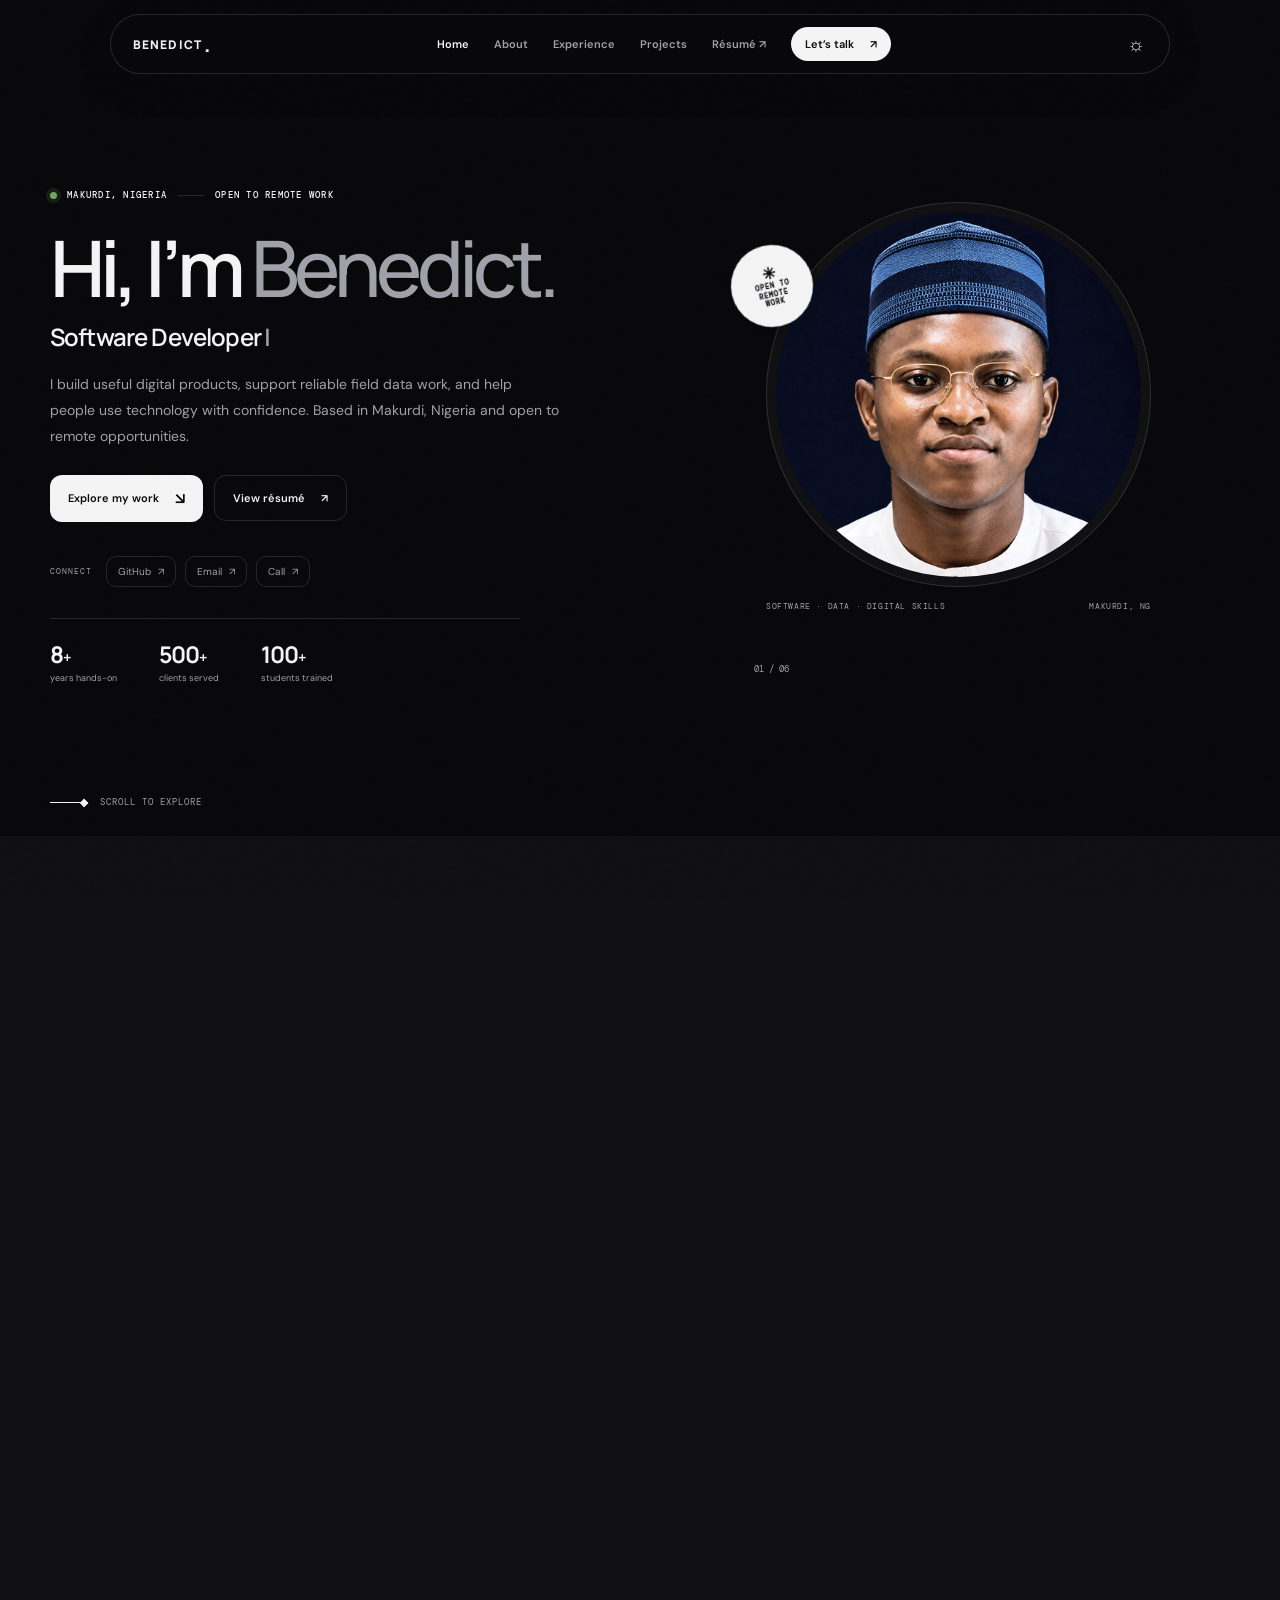
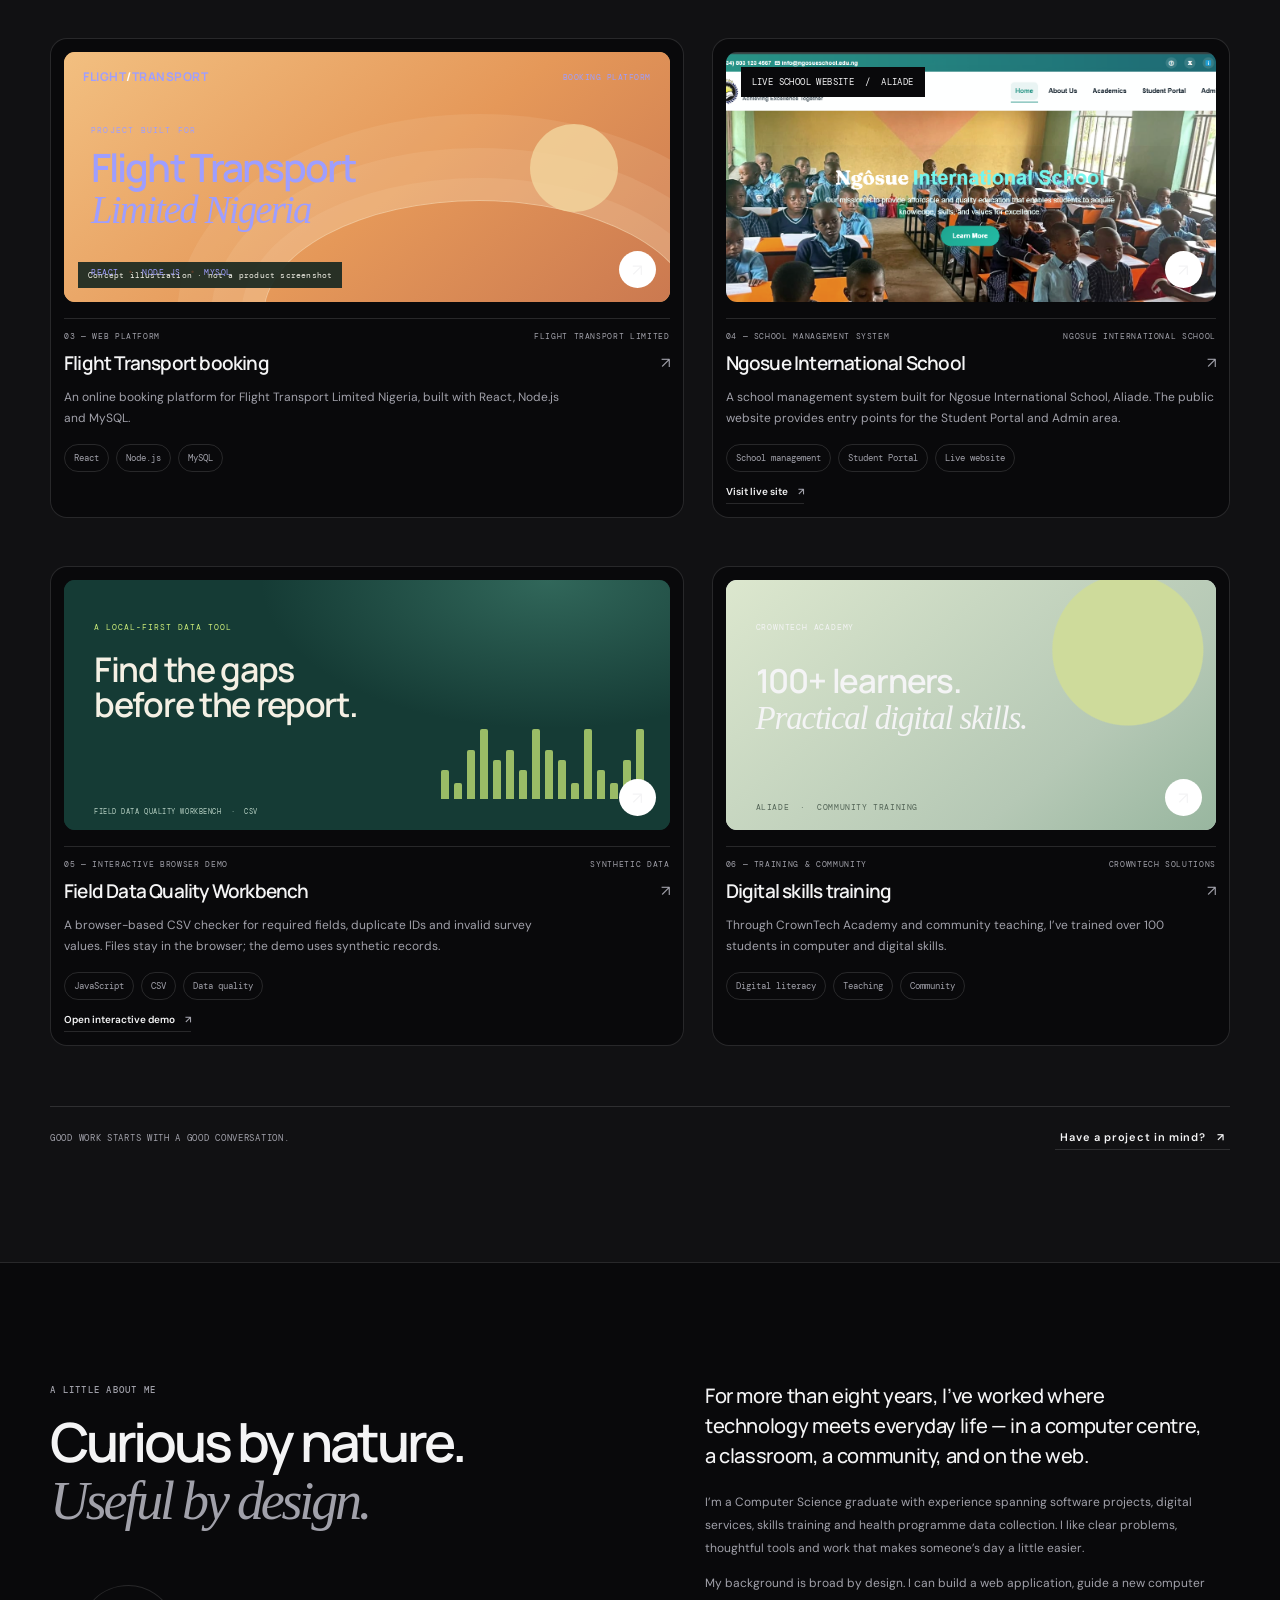
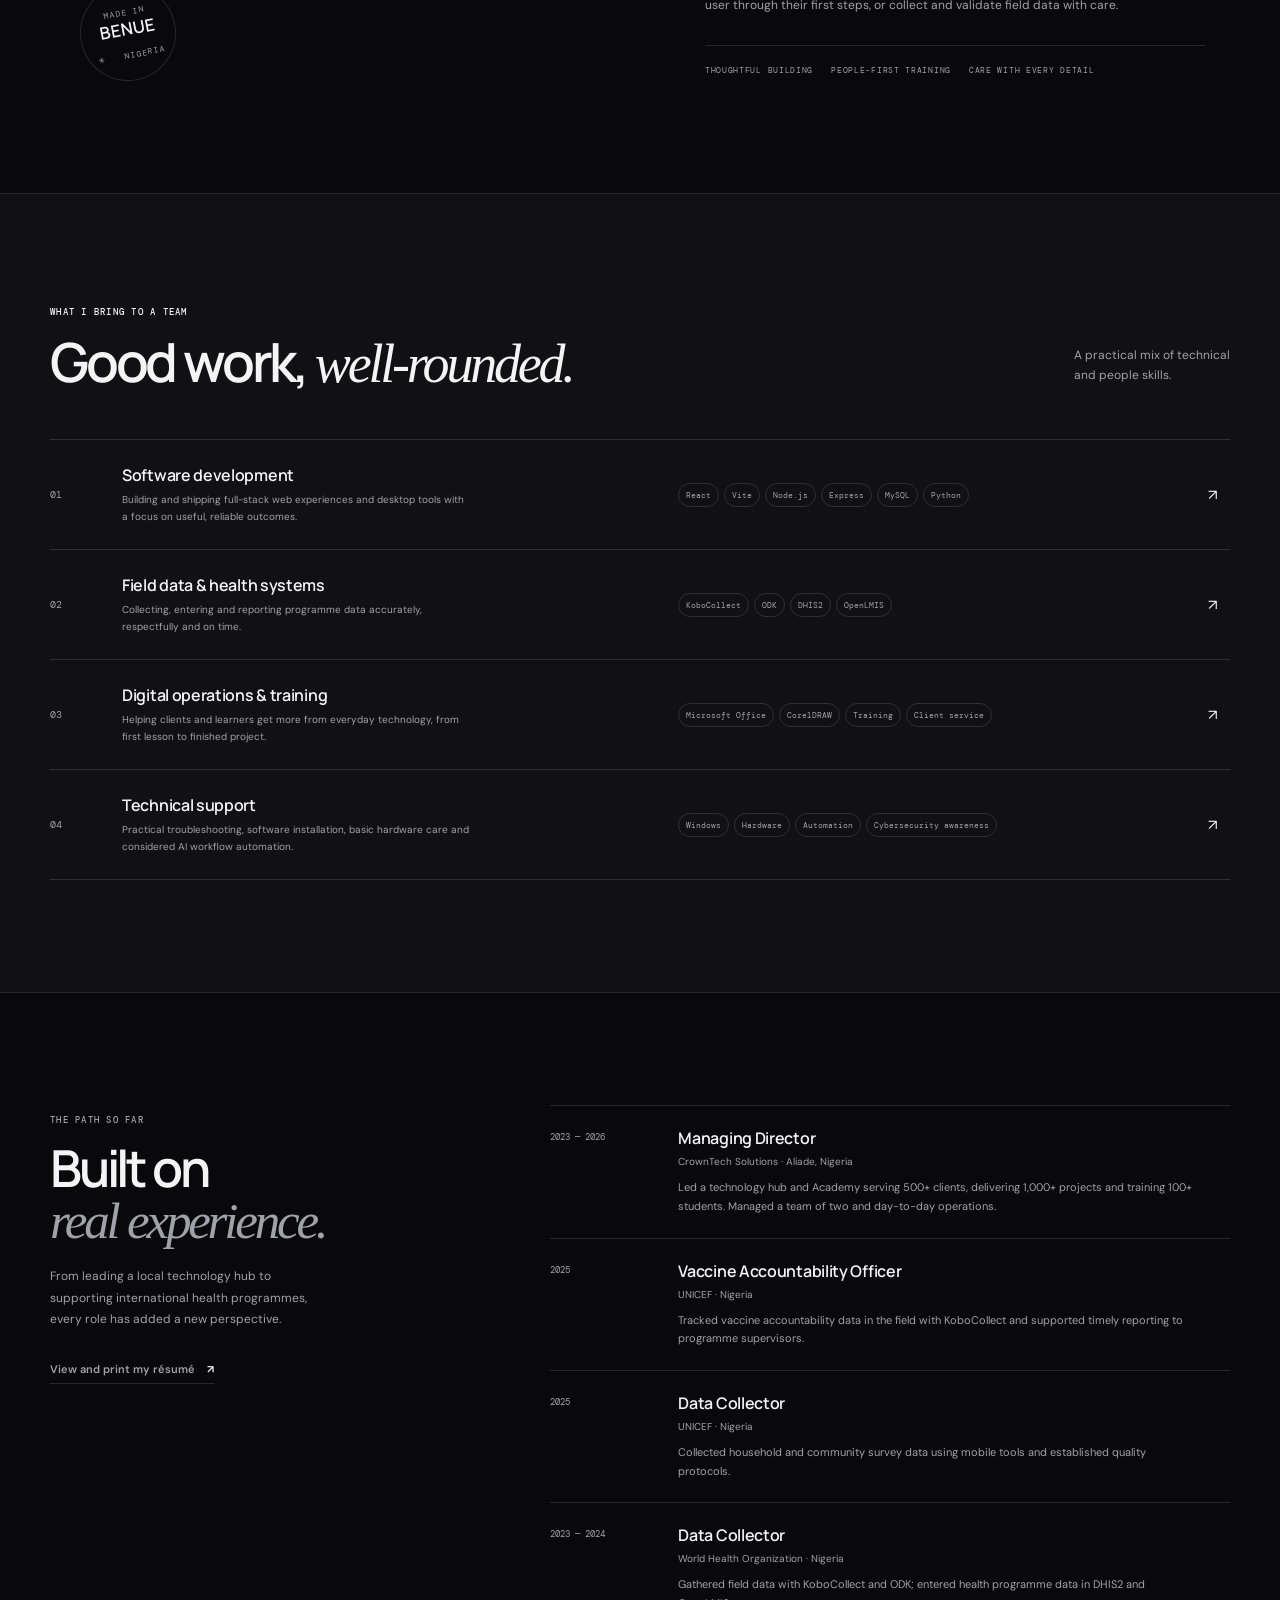
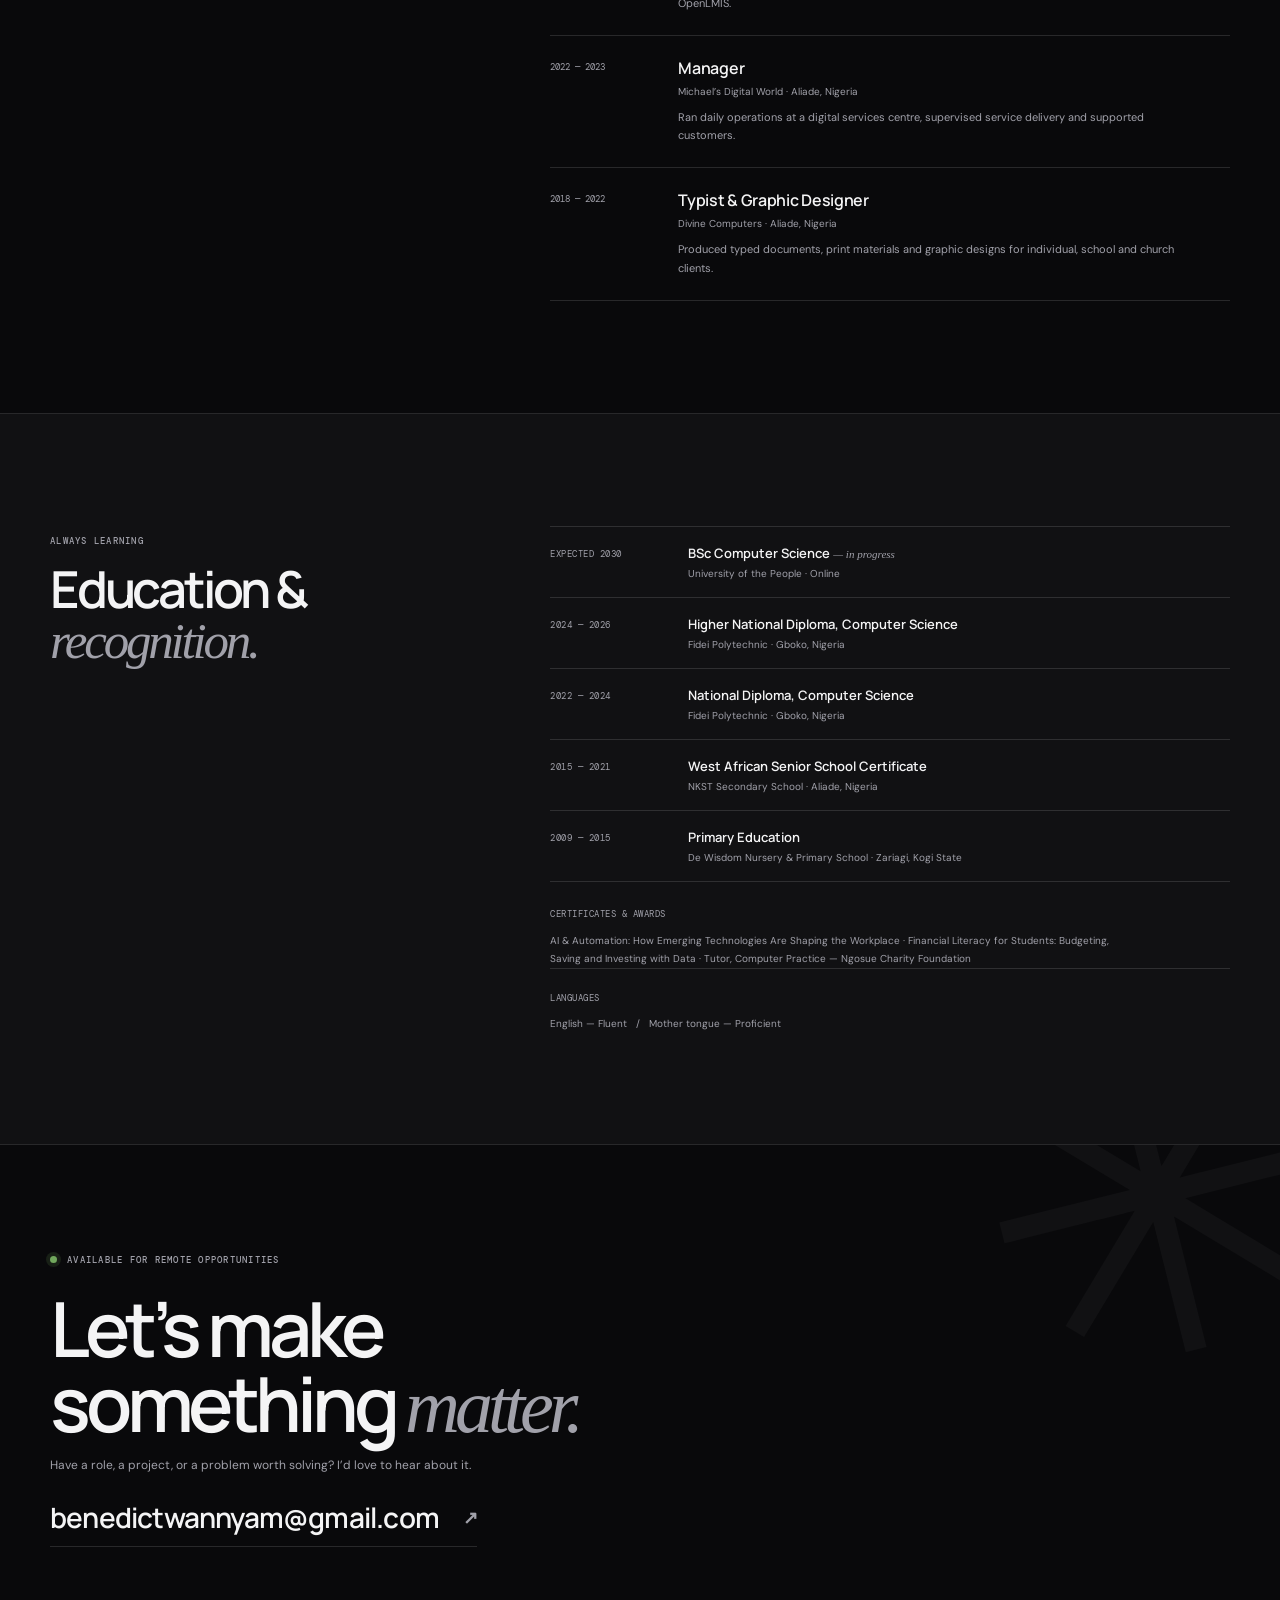
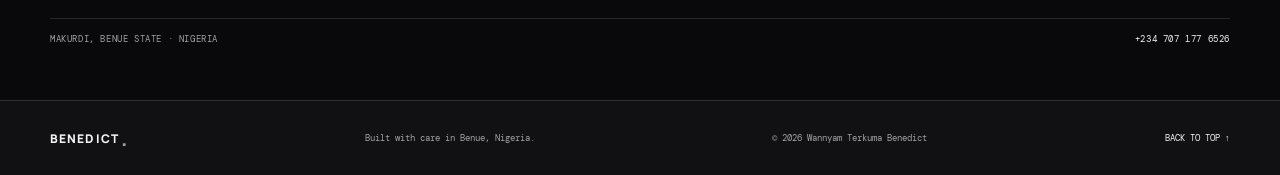
<file: index.html>
<!doctype html>
<html lang="en">
  <head>
    <meta charset="UTF-8" />
    <meta name="viewport" content="width=device-width, initial-scale=1.0" />
    <meta name="theme-color" content="#09090b" />
    <meta name="description" content="Portfolio of Wannyam Terkuma Benedict — software developer, digital skills trainer and data collection specialist in Makurdi, Nigeria." />
    <meta property="og:type" content="website" />
    <meta property="og:title" content="Wannyam Terkuma Benedict — Software Developer" />
    <meta property="og:description" content="I build useful digital products and help teams turn ideas and field data into practical outcomes." />
    <meta property="og:image" content="https://raw.githubusercontent.com/talk2benedicttech-svg/benedict-portfolio/main/assets/benedict-portrait.png" />
    <meta property="og:image:alt" content="Portrait of Wannyam Terkuma Benedict" />
    <meta name="twitter:card" content="summary_large_image" />
    <meta name="twitter:title" content="Wannyam Terkuma Benedict — Software Developer" />
    <meta name="twitter:description" content="I build useful digital products and help teams turn ideas and field data into practical outcomes." />
    <meta name="twitter:image" content="https://raw.githubusercontent.com/talk2benedicttech-svg/benedict-portfolio/main/assets/benedict-portrait.png" />
    <title>Wannyam Terkuma Benedict — Software Developer</title>
    <script>document.documentElement.classList.add('portfolio-loading');</script>
    <link rel="preconnect" href="https://fonts.googleapis.com" />
    <link rel="preconnect" href="https://fonts.gstatic.com" crossorigin />
    <link href="https://fonts.googleapis.com/css2?family=DM+Mono:wght@400;500&family=DM+Sans:wght@400;500;600;700&family=Manrope:wght@400;500;600;700;800&display=swap" rel="stylesheet" />
    <link rel="stylesheet" href="styles.css" />
    <link rel="stylesheet" href="project-cards.css" />
    <link rel="stylesheet" href="portfolio-inspired.css" />
    <script src="script.js" defer></script>
  </head>
  <body>
    <div class="portfolio-loader" role="status" aria-live="polite" aria-label="Loading Benedict's portfolio">
      <div class="loader-brand">BENEDICT<span>.</span></div>
      <p>PORTFOLIO LOADING</p>
      <div class="loader-track" aria-hidden="true"><span></span></div>
    </div>
    <div class="page-grain" aria-hidden="true"></div>
    <header class="site-header">
      <a class="wordmark" href="#home" aria-label="Wannyam Benedict, home"><span>BENEDICT</span><i>.</i></a>
      <nav id="site-nav" class="site-nav" aria-label="Main navigation">
        <a href="#home">Home</a><a href="#about">About</a><a href="#experience">Experience</a><a href="#work">Projects</a><a href="resume.html">Résumé <span>↗</span></a><a href="#contact" class="nav-contact">Let’s talk <span>↗</span></a>
      </nav>
      <div class="header-actions">
        <button class="theme-toggle" type="button" aria-label="Switch to light theme" aria-pressed="false" title="Toggle theme"><span aria-hidden="true">☼</span></button>
        <button class="menu-toggle" type="button" aria-expanded="false" aria-controls="site-nav" aria-label="Open navigation"><span></span><span></span></button>
      </div>
    </header>

    <main>
      <section class="hero shell" id="home">
        <div class="hero-copy">
          <div class="eyebrow reveal"><span class="status-dot"></span> MAKURDI, NIGERIA <span class="eyebrow-rule"></span> OPEN TO REMOTE WORK</div>
          <h1 class="reveal delay-1">Hi, I’m <em>Benedict.</em></h1>
          <p class="hero-role reveal delay-2"><span id="typed-role" aria-hidden="true">Software Developer</span><span class="typing-cursor" aria-hidden="true">|</span><span class="sr-only">Software developer, digital skills trainer and data collection specialist.</span></p>
          <p class="hero-intro reveal delay-2">I build useful digital products, support reliable field data work, and help people use technology with confidence. Based in Makurdi, Nigeria and open to remote opportunities.</p>
          <div class="hero-actions reveal delay-3"><a class="button button-dark" href="#work">Explore my work <span>↘</span></a><a class="button button-outline" href="resume.html">View résumé <span>↗</span></a></div>
          <div class="hero-socials reveal delay-3" aria-label="Contact and professional links"><span>CONNECT</span><a href="https://github.com/talk2benedicttech-svg" target="_blank" rel="noopener noreferrer">GitHub <span>↗</span></a><a href="mailto:benedictwannyam@gmail.com">Email <span>↗</span></a><a href="tel:+2347071776526">Call <span>↗</span></a></div>
          <div class="hero-proof reveal delay-3"><div><strong aria-label="8 plus years"><span data-count="8">8</span><span aria-hidden="true">+</span></strong><small>years hands-on</small></div><div><strong aria-label="500 plus clients"><span data-count="500">500</span><span aria-hidden="true">+</span></strong><small>clients served</small></div><div><strong aria-label="100 plus students"><span data-count="100">100</span><span aria-hidden="true">+</span></strong><small>students trained</small></div></div>
        </div>
        <div class="hero-visual reveal delay-2">
          <div class="portrait-frame"><img src="assets/benedict-portrait.png" alt="Portrait of Wannyam Terkuma Benedict" /></div>
          <div class="portrait-caption"><span>SOFTWARE · DATA · DIGITAL SKILLS</span><span>MAKURDI, NG</span></div>
          <div class="orbit-note"><span class="orbit-mark">✳</span><span>OPEN TO<br />REMOTE<br />WORK</span></div>
          <div class="hero-index">01 / 06</div>
        </div>
        <a class="scroll-cue" href="#work"><span class="scroll-line"></span> SCROLL TO EXPLORE</a>
      </section>

      <section class="work-section section-pad" id="work">
        <div class="shell">
          <div class="section-heading reveal"><div><p class="eyebrow">A FEW THINGS I’VE BUILT</p><h2>Selected <em>work.</em></h2></div><p class="heading-note">Practical ideas, made real.<br />A closer look at how I think.</p></div>
          <div class="project-grid">
            <article class="project-card project-feature reveal">
              <a href="#contact" class="project-visual secure-visual" aria-label="Discuss the SecureVault project"><img src="assets/securevault.png" alt="SecureVault desktop application showing its connected devices and backup panel" /><span class="visual-label">DESKTOP APP&nbsp; / &nbsp;PYTHON</span><span class="visual-arrow">↗</span></a>
              <div class="project-meta"><span>01 — PRIVACY & AUTOMATION</span><span>2025</span></div><div class="project-title"><h3>SecureVault AutoBackup</h3><span>↗</span></div><p>A Windows utility that backs up selected folders and browser data into an encrypted vault when an approved USB drive or phone connects. Device approval stays in the user’s hands.</p><div class="tag-row"><span>Python</span><span>PySide6</span><span>Encryption</span><span>Windows</span></div>
            </article>
            <article class="project-card reveal delay-1">
              <a href="#contact" class="project-visual vote-visual" aria-label="Discuss the VoteSecure project"><div class="vote-art"><div class="vote-top"><span>VS</span><span>VOTESECURE&nbsp; / &nbsp;ACADEMIC PROJECT</span></div><div class="vote-ballot"><span class="ballot-label">COMPUTER SCIENCE PROJECT</span><strong>VoteSecure</strong><p class="concept-note">Online voting system<br />Final-year project</p><div class="concept-rule"></div><span class="concept-school">FIDEI POLYTECHNIC · GBEOKO</span></div><span class="concept-disclaimer">Concept illustration · not a product screenshot</span><span class="visual-arrow">↗</span></div></a>
              <div class="project-meta"><span>02 — FINAL YEAR PROJECT</span><span>FIDEI POLYTECHNIC</span></div><div class="project-title"><h3>VoteSecure</h3><span>↗</span></div><p>An online voting system developed as my final-year Computer Science project at Fidei Polytechnic.</p><div class="tag-row"><span>Online voting system</span><span>Computer Science</span></div>
            </article>
            <article class="project-card reveal">
              <a href="#contact" class="project-visual flight-visual" aria-label="Discuss the Flight Transport booking platform"><div class="flight-art"><div class="flight-nav"><span>FLIGHT<span class="flight-accent">/</span>TRANSPORT</span><span>BOOKING PLATFORM</span></div><div class="flight-copy"><span>PROJECT BUILT FOR</span><strong>Flight Transport<br /><i>Limited Nigeria</i></strong><div class="flight-route"><span>REACT</span><b>·</b><span>NODE.JS</span><b>·</b><span>MYSQL</span></div></div><div class="flight-sun"></div><span class="concept-disclaimer">Concept illustration · not a product screenshot</span><span class="visual-arrow">↗</span></div></a>
              <div class="project-meta"><span>03 — WEB PLATFORM</span><span>FLIGHT TRANSPORT LIMITED</span></div><div class="project-title"><h3>Flight Transport booking</h3><span>↗</span></div><p>An online booking platform for Flight Transport Limited Nigeria, built with React, Node.js and MySQL.</p><div class="tag-row"><span>React</span><span>Node.js</span><span>MySQL</span></div>
            </article>
            <article class="project-card project-school reveal delay-1">
              <a href="https://nisaliade.netlify.app/" class="project-visual school-visual" target="_blank" rel="noopener noreferrer" aria-label="Open the Ngosue International School website"><img src="assets/ngosue-school.png" alt="Public Ngosue International School website, with Student Portal and Admin navigation" /><span class="visual-label">LIVE SCHOOL WEBSITE&nbsp; / &nbsp;ALIADE</span><span class="visual-arrow">↗</span></a>
              <div class="project-meta"><span>04 — SCHOOL MANAGEMENT SYSTEM</span><span>NGOSUE INTERNATIONAL SCHOOL</span></div><div class="project-title"><h3>Ngosue International School</h3><span>↗</span></div><p>A school management system built for Ngosue International School, Aliade. The public website provides entry points for the Student Portal and Admin area.</p><div class="tag-row"><span>School management</span><span>Student Portal</span><span>Live website</span></div><a class="project-live-link" href="https://nisaliade.netlify.app/" target="_blank" rel="noopener noreferrer">Visit live site <span>↗</span></a>
            </article>
            <article class="project-card reveal">
              <a href="projects/field-data-quality-workbench/" class="project-visual data-visual" aria-label="Open the Field Data Quality Workbench demo"><div class="data-art"><span class="data-kicker">A LOCAL-FIRST DATA TOOL</span><strong>Find the gaps<br />before the report.</strong><div class="data-bars"><i></i><i></i><i></i><i></i><i></i><i></i><i></i><i></i><i></i><i></i><i></i><i></i><i></i><i></i><i></i><i></i></div><span class="data-art-caption">FIELD DATA QUALITY WORKBENCH&nbsp; · &nbsp;CSV</span></div><span class="visual-arrow">↗</span></a>
              <div class="project-meta"><span>05 — INTERACTIVE BROWSER DEMO</span><span>SYNTHETIC DATA</span></div><div class="project-title"><h3>Field Data Quality Workbench</h3><span>↗</span></div><p>A browser-based CSV checker for required fields, duplicate IDs and invalid survey values. Files stay in the browser; the demo uses synthetic records.</p><div class="tag-row"><span>JavaScript</span><span>CSV</span><span>Data quality</span></div><a class="project-live-link" href="projects/field-data-quality-workbench/">Open interactive demo <span>↗</span></a>
            </article>
            <article class="project-card reveal delay-1">
              <a href="#contact" class="project-visual training-visual" aria-label="Discuss CrownTech Academy digital skills training"><div class="training-art"><span class="training-kicker">CROWNTECH ACADEMY</span><strong>100+ learners.<br /><em>Practical digital skills.</em></strong><span class="training-caption">ALIADE&nbsp; · &nbsp;COMMUNITY TRAINING</span></div><span class="visual-arrow">↗</span></a>
              <div class="project-meta"><span>06 — TRAINING & COMMUNITY</span><span>CROWNTECH SOLUTIONS</span></div><div class="project-title"><h3>Digital skills training</h3><span>↗</span></div><p>Through CrownTech Academy and community teaching, I’ve trained over 100 students in computer and digital skills.</p><div class="tag-row"><span>Digital literacy</span><span>Teaching</span><span>Community</span></div>
            </article>
          </div>
          <div class="project-foot reveal"><span>GOOD WORK STARTS WITH A GOOD CONVERSATION.</span><a href="mailto:benedictwannyam@gmail.com">Have a project in mind? <span>↗</span></a></div>
        </div>
      </section>

      <section class="about-section section-pad" id="about">
        <div class="shell about-grid"><div class="about-heading reveal"><p class="eyebrow">A LITTLE ABOUT ME</p><h2>Curious by nature.<br /><em>Useful by design.</em></h2><div class="about-stamp">MADE IN<br /><b>BENUE</b><br />✳ &nbsp; NIGERIA</div></div><div class="about-body reveal delay-1"><p class="about-lead">For more than eight years, I’ve worked where technology meets everyday life — in a computer centre, a classroom, a community, and on the web.</p><p>I’m a Computer Science graduate with experience spanning software projects, digital services, skills training and health programme data collection. I like clear problems, thoughtful tools and work that makes someone’s day a little easier.</p><p>My background is broad by design. I can build a web application, guide a new computer user through their first steps, or collect and validate field data with care.</p><div class="about-values"><span>THOUGHTFUL BUILDING</span><span>PEOPLE-FIRST TRAINING</span><span>CARE WITH EVERY DETAIL</span></div></div></div>
      </section>

      <section class="capabilities-section section-pad" id="capabilities">
        <div class="shell"><div class="section-heading reveal"><div><p class="eyebrow">WHAT I BRING TO A TEAM</p><h2>Good work, <em>well-rounded.</em></h2></div><p class="heading-note">A practical mix of technical<br />and people skills.</p></div>
          <div class="capability-list">
            <article class="capability reveal"><span class="cap-number">01</span><div><h3>Software development</h3><p>Building and shipping full-stack web experiences and desktop tools with a focus on useful, reliable outcomes.</p></div><div class="cap-skills"><span>React</span><span>Vite</span><span>Node.js</span><span>Express</span><span>MySQL</span><span>Python</span></div><span class="cap-icon">↗</span></article>
            <article class="capability reveal"><span class="cap-number">02</span><div><h3>Field data & health systems</h3><p>Collecting, entering and reporting programme data accurately, respectfully and on time.</p></div><div class="cap-skills"><span>KoboCollect</span><span>ODK</span><span>DHIS2</span><span>OpenLMIS</span></div><span class="cap-icon">↗</span></article>
            <article class="capability reveal"><span class="cap-number">03</span><div><h3>Digital operations & training</h3><p>Helping clients and learners get more from everyday technology, from first lesson to finished project.</p></div><div class="cap-skills"><span>Microsoft Office</span><span>CorelDRAW</span><span>Training</span><span>Client service</span></div><span class="cap-icon">↗</span></article>
            <article class="capability reveal"><span class="cap-number">04</span><div><h3>Technical support</h3><p>Practical troubleshooting, software installation, basic hardware care and considered AI workflow automation.</p></div><div class="cap-skills"><span>Windows</span><span>Hardware</span><span>Automation</span><span>Cybersecurity awareness</span></div><span class="cap-icon">↗</span></article>
          </div>
        </div>
      </section>

      <section class="experience-section section-pad" id="experience">
        <div class="shell experience-grid"><div class="experience-intro reveal"><p class="eyebrow">THE PATH SO FAR</p><h2>Built on<br /><em>real experience.</em></h2><p>From leading a local technology hub to supporting international health programmes, every role has added a new perspective.</p><a class="text-link" href="resume.html">View and print my résumé <span>↗</span></a></div>
          <div class="timeline">
            <article class="timeline-item reveal"><span class="timeline-date">2023 — 2026</span><div><h3>Managing Director</h3><p class="timeline-org">CrownTech Solutions · Aliade, Nigeria</p><p>Led a technology hub and Academy serving 500+ clients, delivering 1,000+ projects and training 100+ students. Managed a team of two and day-to-day operations.</p></div></article>
            <article class="timeline-item reveal"><span class="timeline-date">2025</span><div><h3>Vaccine Accountability Officer</h3><p class="timeline-org">UNICEF · Nigeria</p><p>Tracked vaccine accountability data in the field with KoboCollect and supported timely reporting to programme supervisors.</p></div></article>
            <article class="timeline-item reveal"><span class="timeline-date">2025</span><div><h3>Data Collector</h3><p class="timeline-org">UNICEF · Nigeria</p><p>Collected household and community survey data using mobile tools and established quality protocols.</p></div></article>
            <article class="timeline-item reveal"><span class="timeline-date">2023 — 2024</span><div><h3>Data Collector</h3><p class="timeline-org">World Health Organization · Nigeria</p><p>Gathered field data with KoboCollect and ODK; entered health programme data in DHIS2 and OpenLMIS.</p></div></article>
            <article class="timeline-item reveal"><span class="timeline-date">2022 — 2023</span><div><h3>Manager</h3><p class="timeline-org">Michael’s Digital World · Aliade, Nigeria</p><p>Ran daily operations at a digital services centre, supervised service delivery and supported customers.</p></div></article>
            <article class="timeline-item reveal"><span class="timeline-date">2018 — 2022</span><div><h3>Typist & Graphic Designer</h3><p class="timeline-org">Divine Computers · Aliade, Nigeria</p><p>Produced typed documents, print materials and graphic designs for individual, school and church clients.</p></div></article>
          </div>
        </div>
      </section>

      <section class="education-section section-pad"><div class="shell education-grid"><div class="reveal"><p class="eyebrow">ALWAYS LEARNING</p><h2>Education &<br /><em>recognition.</em></h2></div><div class="education-list reveal delay-1"><article><span>EXPECTED 2030</span><div><h3>BSc Computer Science <i>— in progress</i></h3><p>University of the People · Online</p></div></article><article><span>2024 — 2026</span><div><h3>Higher National Diploma, Computer Science</h3><p>Fidei Polytechnic · Gboko, Nigeria</p></div></article><article><span>2022 — 2024</span><div><h3>National Diploma, Computer Science</h3><p>Fidei Polytechnic · Gboko, Nigeria</p></div></article><article><span>2015 — 2021</span><div><h3>West African Senior School Certificate</h3><p>NKST Secondary School · Aliade, Nigeria</p></div></article><article><span>2009 — 2015</span><div><h3>Primary Education</h3><p>De Wisdom Nursery & Primary School · Zariagi, Kogi State</p></div></article><div class="certifications"><span class="cert-label">CERTIFICATES & AWARDS</span><p>AI & Automation: How Emerging Technologies Are Shaping the Workplace · Financial Literacy for Students: Budgeting, Saving and Investing with Data · Tutor, Computer Practice — Ngosue Charity Foundation</p></div><div class="languages"><span class="cert-label">LANGUAGES</span><p>English — Fluent &nbsp; / &nbsp; Mother tongue — Proficient</p></div></div></div></section>

      <section class="contact-section" id="contact"><div class="shell contact-inner reveal"><p class="eyebrow"><span class="status-dot"></span> AVAILABLE FOR REMOTE OPPORTUNITIES</p><h2>Let’s make<br />something <em>matter.</em></h2><p class="contact-copy">Have a role, a project, or a problem worth solving? I’d love to hear about it.</p><a class="contact-email" href="mailto:benedictwannyam@gmail.com">benedictwannyam@gmail.com <span>↗</span></a><div class="contact-bottom"><span>MAKURDI, BENUE STATE · NIGERIA</span><a href="tel:+2347071776526">+234 707 177 6526</a></div></div></section>
    </main>
    <footer class="site-footer"><div class="shell footer-inner"><a class="wordmark" href="#home" aria-label="Wannyam Benedict, back to top"><span>BENEDICT</span><i>.</i></a><p>Built with care in Benue, Nigeria.</p><span>© <span id="year"></span> Wannyam Terkuma Benedict</span><a href="#home" class="back-top">BACK TO TOP ↑</a></div></footer>
  </body>
</html>
</file>
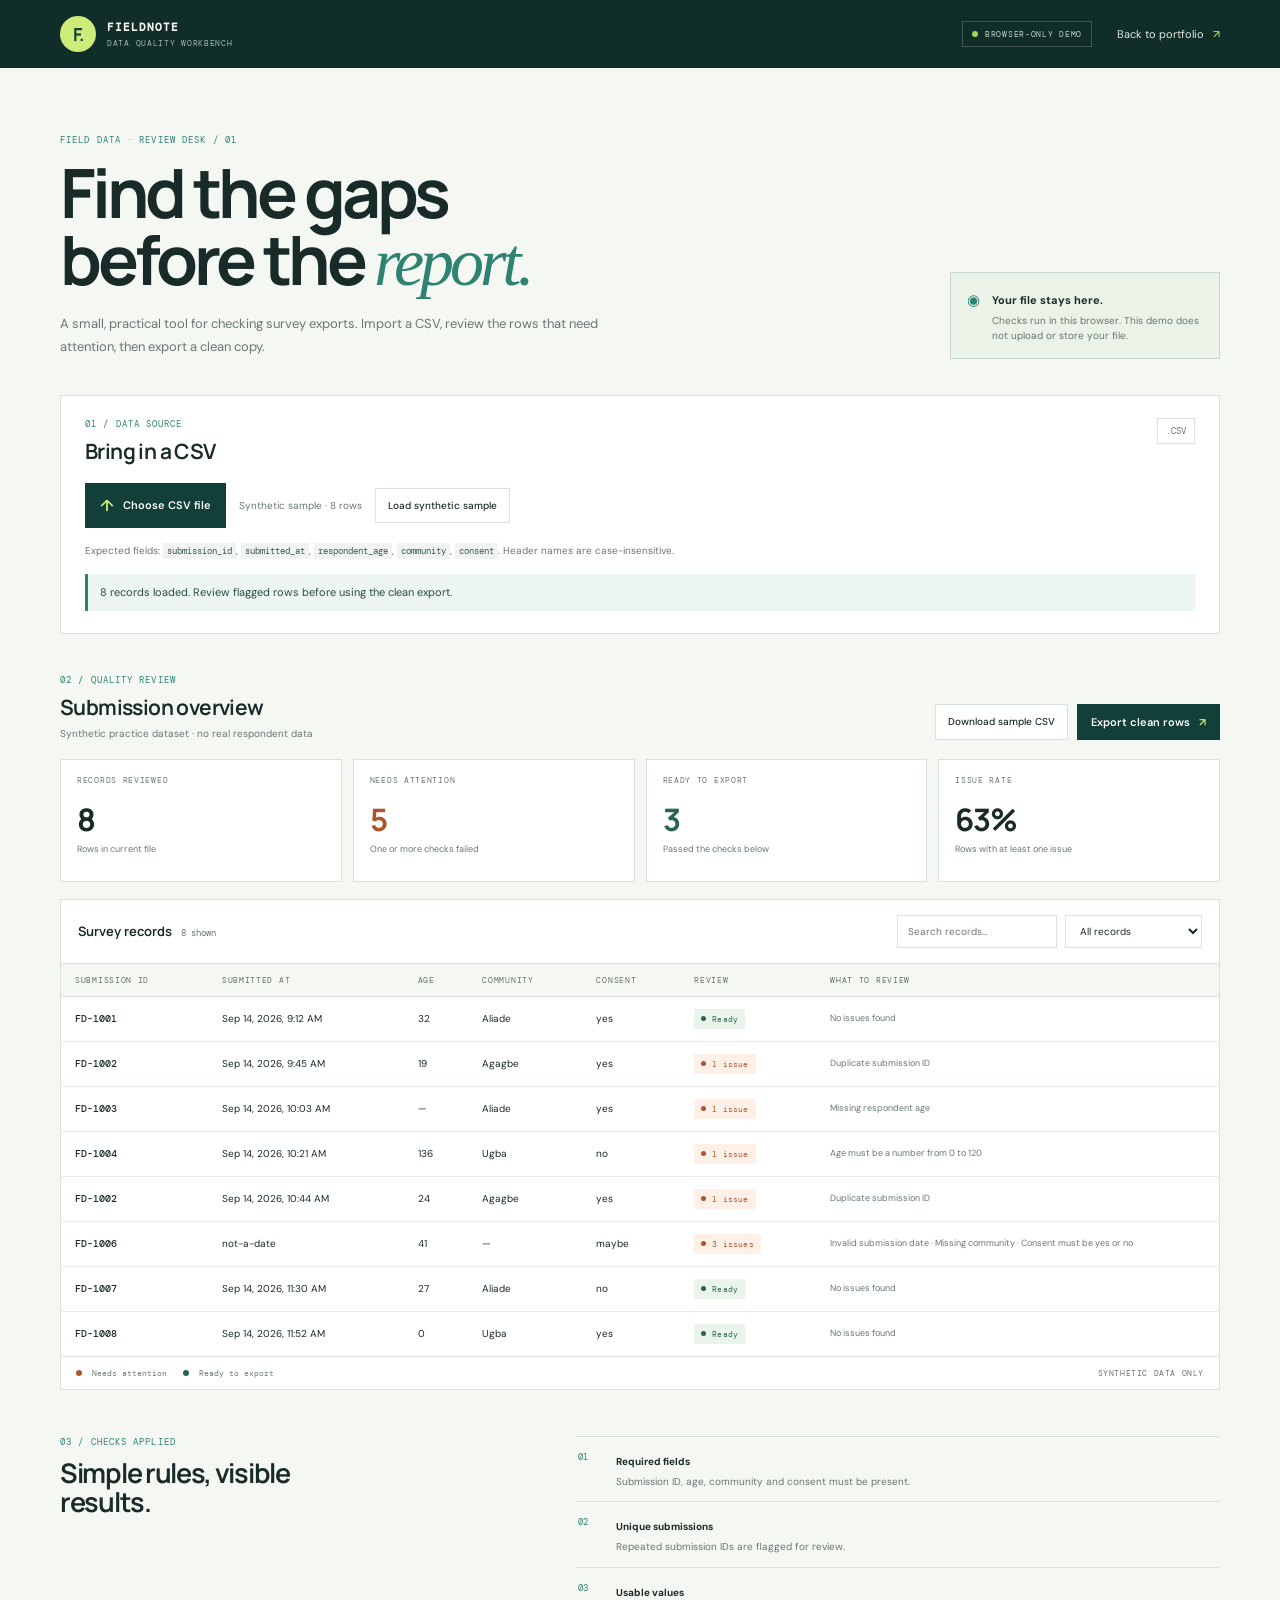
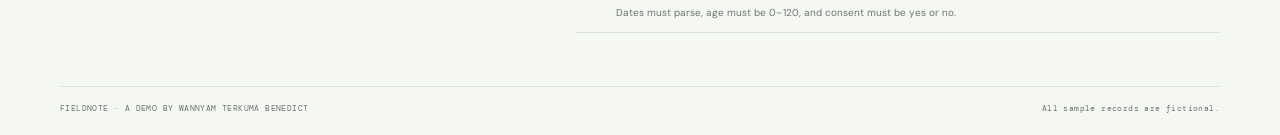
<file: projects/field-data-quality-workbench/index.html>
<!doctype html>
<html lang="en">
  <head>
    <meta charset="UTF-8" />
    <meta name="viewport" content="width=device-width, initial-scale=1" />
    <meta name="theme-color" content="#102d2a" />
    <meta name="description" content="A local-first CSV quality review demo using synthetic field survey records." />
    <title>Fieldnote — Data quality workbench</title>
    <link rel="preconnect" href="https://fonts.googleapis.com" />
    <link rel="preconnect" href="https://fonts.gstatic.com" crossorigin />
    <link href="https://fonts.googleapis.com/css2?family=DM+Mono:wght@400;500&family=DM+Sans:wght@400;500;600;700&family=Manrope:wght@400;500;600;700;800&display=swap" rel="stylesheet" />
    <link rel="stylesheet" href="styles.css" />
    <script src="app.js" defer></script>
  </head>
  <body>
    <header class="topbar">
      <a class="brand" href="../../" aria-label="Return to Benedict's portfolio"><span class="brand-mark">F.</span><span>FIELDNOTE<small>DATA QUALITY WORKBENCH</small></span></a>
      <div class="top-meta"><span class="local-badge"><i></i> BROWSER-ONLY DEMO</span><a href="../../#work">Back to portfolio <span aria-hidden="true">↗</span></a></div>
    </header>

    <main class="layout">
      <section class="intro">
        <div class="intro-copy"><p class="eyebrow">FIELD DATA · REVIEW DESK / 01</p><h1>Find the gaps<br />before the <em>report.</em></h1><p class="intro-text">A small, practical tool for checking survey exports. Import a CSV, review the rows that need attention, then export a clean copy.</p></div>
        <div class="privacy-note"><span aria-hidden="true">◉</span><div><strong>Your file stays here.</strong><p>Checks run in this browser. This demo does not upload or store your file.</p></div></div>
      </section>

      <section class="control-panel" aria-labelledby="import-title">
        <div class="panel-heading"><div><p class="eyebrow">01 / DATA SOURCE</p><h2 id="import-title">Bring in a CSV</h2></div><span class="file-type">.CSV</span></div>
        <div class="import-row"><label class="upload-button" for="csv-file"><span aria-hidden="true">↑</span> Choose CSV file</label><input id="csv-file" type="file" accept=".csv,text/csv" /><span id="file-name" class="file-name">No file selected</span><button id="load-sample" class="quiet-button" type="button">Load synthetic sample</button></div>
        <p class="hint">Expected fields: <code>submission_id</code>, <code>submitted_at</code>, <code>respondent_age</code>, <code>community</code>, <code>consent</code>. Header names are case-insensitive.</p>
        <div id="notice" class="notice" role="status" aria-live="polite" hidden></div>
      </section>

      <section class="review-section" aria-labelledby="review-title">
        <div class="review-heading"><div><p class="eyebrow">02 / QUALITY REVIEW</p><h2 id="review-title">Submission overview</h2><p id="dataset-caption" class="dataset-caption">Synthetic practice dataset · no real respondent data</p></div><div class="review-actions"><button id="download-sample" class="quiet-button" type="button">Download sample CSV</button><button id="export-clean" class="primary-button" type="button" disabled>Export clean rows <span aria-hidden="true">↗</span></button></div></div>

        <div class="metric-grid" aria-label="Data quality summary">
          <article class="metric"><span>RECORDS REVIEWED</span><strong id="metric-total">—</strong><small>Rows in current file</small></article>
          <article class="metric metric-warn"><span>NEEDS ATTENTION</span><strong id="metric-issues">—</strong><small>One or more checks failed</small></article>
          <article class="metric metric-good"><span>READY TO EXPORT</span><strong id="metric-clean">—</strong><small>Passed the checks below</small></article>
          <article class="metric"><span>ISSUE RATE</span><strong id="metric-rate">—</strong><small>Rows with at least one issue</small></article>
        </div>

        <div class="table-shell">
          <div class="table-toolbar"><div><h3>Survey records</h3><span id="rows-count" class="rows-count"></span></div><div class="table-controls"><label class="search-label"><span class="sr-only">Search records</span><input id="search" type="search" placeholder="Search records…" /></label><label class="filter-label"><span class="sr-only">Filter records</span><select id="filter"><option value="all">All records</option><option value="issues">Needs attention</option><option value="clean">Ready to export</option></select></label></div></div>
          <div class="table-scroll"><table><thead><tr><th scope="col">SUBMISSION ID</th><th scope="col">SUBMITTED AT</th><th scope="col">AGE</th><th scope="col">COMMUNITY</th><th scope="col">CONSENT</th><th scope="col">REVIEW</th><th scope="col">WHAT TO REVIEW</th></tr></thead><tbody id="records-body"></tbody></table></div>
          <div id="empty-state" class="empty-state" hidden><span aria-hidden="true">⌕</span><strong>No matching records</strong><p>Try a different search or filter.</p></div>
          <div class="table-foot"><span><i class="legend-dot dot-issue"></i> Needs attention</span><span><i class="legend-dot dot-clean"></i> Ready to export</span><span class="synthetic-label">SYNTHETIC DATA ONLY</span></div>
        </div>
      </section>

      <section class="rules-section" aria-labelledby="rules-title"><div class="rules-title"><p class="eyebrow">03 / CHECKS APPLIED</p><h2 id="rules-title">Simple rules, visible results.</h2></div><div class="rules-list"><article><span>01</span><div><strong>Required fields</strong><p>Submission ID, age, community and consent must be present.</p></div></article><article><span>02</span><div><strong>Unique submissions</strong><p>Repeated submission IDs are flagged for review.</p></div></article><article><span>03</span><div><strong>Usable values</strong><p>Dates must parse, age must be 0–120, and consent must be yes or no.</p></div></article></div></section>
      <footer><span>FIELDNOTE · A DEMO BY WANNYAM TERKUMA BENEDICT</span><span>All sample records are fictional.</span></footer>
    </main>
  </body>
</html>
</file>
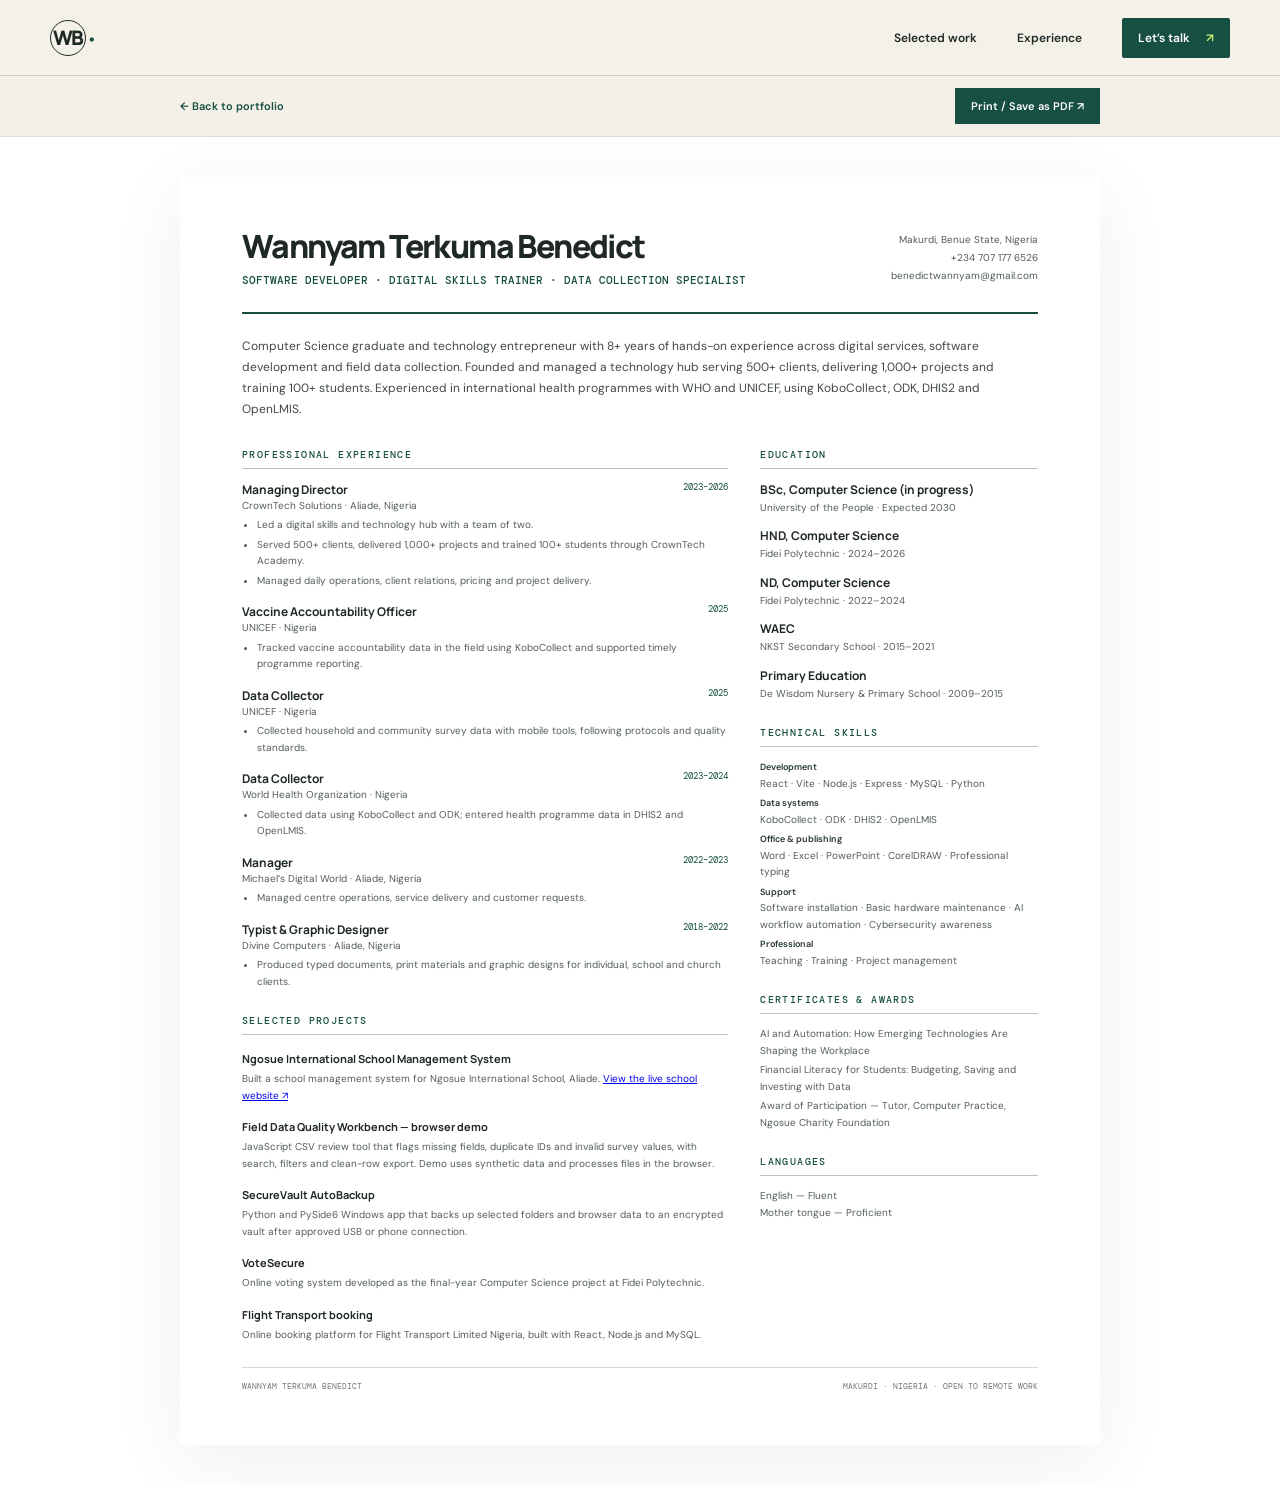
<file: resume.html>
<!doctype html>
<html lang="en">
  <head>
    <meta charset="UTF-8" />
    <meta name="viewport" content="width=device-width, initial-scale=1.0" />
    <meta name="theme-color" content="#f3f0e8" />
    <title>Résumé — Wannyam Terkuma Benedict</title>
    <link rel="preconnect" href="https://fonts.googleapis.com" />
    <link rel="preconnect" href="https://fonts.gstatic.com" crossorigin />
    <link href="https://fonts.googleapis.com/css2?family=DM+Mono:wght@400;500&family=DM+Sans:wght@400;500;600;700&family=Manrope:wght@400;500;600;700;800&display=swap" rel="stylesheet" />
    <link rel="stylesheet" href="styles.css" />
    <style>
      body{background:#fff}.resume-toolbar{position:sticky;top:76px;z-index:4;background:#f3f0e8;border-bottom:1px solid #ddd;padding:12px max(30px,calc((100% - 920px)/2));display:flex;justify-content:space-between;align-items:center}.resume-toolbar a{font:600 11px var(--sans);color:#174f42;text-decoration:none}.resume-toolbar button{border:0;background:#174f42;color:#fff;padding:11px 16px;font:600 11px var(--sans);cursor:pointer}.resume-sheet{width:min(920px,calc(100% - 60px));margin:40px auto;padding:54px 62px;background:white;box-shadow:0 15px 70px #1e292512}.resume-header{display:flex;justify-content:space-between;align-items:flex-start;gap:20px;border-bottom:2px solid #174f42;padding-bottom:22px}.resume-header h1{font:800 32px/.98 var(--display);letter-spacing:-1.6px;margin:0;max-width:460px}.resume-header .role{font:500 11px/1.6 var(--mono);color:#174f42;margin:10px 0 0}.resume-contact{text-align:right;font:10px/1.8 var(--sans);color:#515d56}.resume-contact a{color:inherit;text-decoration:none}.resume-profile{font:12px/1.75 var(--sans);color:#414943;margin:22px 0 28px}.resume-columns{display:grid;grid-template-columns:1.4fr .8fr;gap:32px}.resume-section{margin-bottom:24px;break-inside:avoid}.resume-section h2{font:500 10px var(--mono);letter-spacing:1.4px;color:#174f42;border-bottom:1px solid #b7c8ba;padding-bottom:7px;margin:0 0 12px}.resume-job{margin-bottom:14px;break-inside:avoid}.resume-job-head{display:flex;justify-content:space-between;gap:12px}.resume-job h3,.resume-education h3{font:700 12px var(--display);margin:0}.resume-date{font:9px var(--mono);color:#174f42;white-space:nowrap}.resume-org{font:italic 11px var(--serif);color:#66716a;margin:3px 0 5px}.resume-job ul{padding-left:15px;margin:0}.resume-job li,.resume-section p{font:10px/1.65 var(--sans);color:#535e56;margin:0 0 3px}.resume-education{margin:0 0 11px}.resume-education p{margin:2px 0 0}.resume-skills{font:9px/1.8 var(--mono);color:#515d56}.resume-skills strong{font:600 9px var(--sans);color:#26362e}.resume-project{margin:0 0 11px}.resume-project strong{font:700 11px var(--display)}.resume-project p{margin-top:3px!important}.resume-footer{border-top:1px solid #d2dbd2;padding-top:13px;display:flex;justify-content:space-between;font:8px var(--mono);color:#707a72}.print-only{display:none}@media(max-width:650px){.resume-toolbar{top:66px;padding:10px 20px}.resume-sheet{width:100%;margin:0;padding:28px 22px;box-shadow:none}.resume-header{flex-direction:column}.resume-contact{text-align:left}.resume-columns{grid-template-columns:1fr;gap:0}.resume-header h1{font-size:28px}}@media print{@page{size:letter;margin:14mm}.site-header,.resume-toolbar,.site-footer{display:none!important}body{background:#fff;-webkit-print-color-adjust:exact;print-color-adjust:exact}.resume-sheet{width:auto;margin:0;padding:0;box-shadow:none}.resume-header h1{font-size:27px}.resume-profile{font-size:10px;margin:13px 0 18px}.resume-columns{gap:24px}.resume-section{margin-bottom:14px}.resume-job{margin-bottom:9px}.resume-job li,.resume-section p{font-size:8.5px}.resume-education h3{font-size:10px}.resume-education p,.resume-skills{font-size:8px}.resume-footer{margin-top:5px}}
    </style>
  </head>
  <body>
    <header class="site-header"><a class="wordmark" href="index.html" aria-label="Back to portfolio"><span>WB</span><i>·</i></a><nav class="site-nav"><a href="index.html#work">Selected work</a><a href="index.html#experience">Experience</a><a href="mailto:benedictwannyam@gmail.com" class="nav-contact">Let’s talk <span>↗</span></a></nav></header>
    <div class="resume-toolbar"><a href="index.html">← Back to portfolio</a><button onclick="window.print()">Print / Save as PDF ↗</button></div>
    <main class="resume-sheet">
      <div class="resume-header"><div><h1>Wannyam Terkuma Benedict</h1><p class="role">SOFTWARE DEVELOPER · DIGITAL SKILLS TRAINER · DATA COLLECTION SPECIALIST</p></div><div class="resume-contact">Makurdi, Benue State, Nigeria<br /><a href="tel:+2347071776526">+234 707 177 6526</a><br /><a href="mailto:benedictwannyam@gmail.com">benedictwannyam@gmail.com</a></div></div>
      <p class="resume-profile">Computer Science graduate and technology entrepreneur with 8+ years of hands-on experience across digital services, software development and field data collection. Founded and managed a technology hub serving 500+ clients, delivering 1,000+ projects and training 100+ students. Experienced in international health programmes with WHO and UNICEF, using KoboCollect, ODK, DHIS2 and OpenLMIS.</p>
      <div class="resume-columns"><div>
        <section class="resume-section"><h2>PROFESSIONAL EXPERIENCE</h2>
          <article class="resume-job"><div class="resume-job-head"><h3>Managing Director</h3><span class="resume-date">2023–2026</span></div><p class="resume-org">CrownTech Solutions · Aliade, Nigeria</p><ul><li>Led a digital skills and technology hub with a team of two.</li><li>Served 500+ clients, delivered 1,000+ projects and trained 100+ students through CrownTech Academy.</li><li>Managed daily operations, client relations, pricing and project delivery.</li></ul></article>
          <article class="resume-job"><div class="resume-job-head"><h3>Vaccine Accountability Officer</h3><span class="resume-date">2025</span></div><p class="resume-org">UNICEF · Nigeria</p><ul><li>Tracked vaccine accountability data in the field using KoboCollect and supported timely programme reporting.</li></ul></article>
          <article class="resume-job"><div class="resume-job-head"><h3>Data Collector</h3><span class="resume-date">2025</span></div><p class="resume-org">UNICEF · Nigeria</p><ul><li>Collected household and community survey data with mobile tools, following protocols and quality standards.</li></ul></article>
          <article class="resume-job"><div class="resume-job-head"><h3>Data Collector</h3><span class="resume-date">2023–2024</span></div><p class="resume-org">World Health Organization · Nigeria</p><ul><li>Collected data using KoboCollect and ODK; entered health programme data in DHIS2 and OpenLMIS.</li></ul></article>
          <article class="resume-job"><div class="resume-job-head"><h3>Manager</h3><span class="resume-date">2022–2023</span></div><p class="resume-org">Michael’s Digital World · Aliade, Nigeria</p><ul><li>Managed centre operations, service delivery and customer requests.</li></ul></article>
          <article class="resume-job"><div class="resume-job-head"><h3>Typist & Graphic Designer</h3><span class="resume-date">2018–2022</span></div><p class="resume-org">Divine Computers · Aliade, Nigeria</p><ul><li>Produced typed documents, print materials and graphic designs for individual, school and church clients.</li></ul></article>
        </section>
        <section class="resume-section"><h2>SELECTED PROJECTS</h2><div class="resume-project"><strong>Ngosue International School Management System</strong><p>Built a school management system for Ngosue International School, Aliade. <a href="https://nisaliade.netlify.app/" target="_blank" rel="noopener noreferrer">View the live school website ↗</a></p></div><div class="resume-project"><strong>Field Data Quality Workbench — browser demo</strong><p>JavaScript CSV review tool that flags missing fields, duplicate IDs and invalid survey values, with search, filters and clean-row export. Demo uses synthetic data and processes files in the browser.</p></div><div class="resume-project"><strong>SecureVault AutoBackup</strong><p>Python and PySide6 Windows app that backs up selected folders and browser data to an encrypted vault after approved USB or phone connection.</p></div><div class="resume-project"><strong>VoteSecure</strong><p>Online voting system developed as the final-year Computer Science project at Fidei Polytechnic.</p></div><div class="resume-project"><strong>Flight Transport booking</strong><p>Online booking platform for Flight Transport Limited Nigeria, built with React, Node.js and MySQL.</p></div></section>
      </div><aside>
        <section class="resume-section"><h2>EDUCATION</h2><div class="resume-education"><h3>BSc, Computer Science (in progress)</h3><p>University of the People · Expected 2030</p></div><div class="resume-education"><h3>HND, Computer Science</h3><p>Fidei Polytechnic · 2024–2026</p></div><div class="resume-education"><h3>ND, Computer Science</h3><p>Fidei Polytechnic · 2022–2024</p></div><div class="resume-education"><h3>WAEC</h3><p>NKST Secondary School · 2015–2021</p></div><div class="resume-education"><h3>Primary Education</h3><p>De Wisdom Nursery & Primary School · 2009–2015</p></div></section>
        <section class="resume-section"><h2>TECHNICAL SKILLS</h2><p class="resume-skills"><strong>Development</strong><br />React · Vite · Node.js · Express · MySQL · Python</p><p class="resume-skills"><strong>Data systems</strong><br />KoboCollect · ODK · DHIS2 · OpenLMIS</p><p class="resume-skills"><strong>Office & publishing</strong><br />Word · Excel · PowerPoint · CorelDRAW · Professional typing</p><p class="resume-skills"><strong>Support</strong><br />Software installation · Basic hardware maintenance · AI workflow automation · Cybersecurity awareness</p><p class="resume-skills"><strong>Professional</strong><br />Teaching · Training · Project management</p></section>
        <section class="resume-section"><h2>CERTIFICATES & AWARDS</h2><p>AI and Automation: How Emerging Technologies Are Shaping the Workplace</p><p>Financial Literacy for Students: Budgeting, Saving and Investing with Data</p><p>Award of Participation — Tutor, Computer Practice, Ngosue Charity Foundation</p></section>
        <section class="resume-section"><h2>LANGUAGES</h2><p>English — Fluent<br />Mother tongue — Proficient</p></section>
      </aside></div>
      <div class="resume-footer"><span>WANNYAM TERKUMA BENEDICT</span><span>MAKURDI · NIGERIA · OPEN TO REMOTE WORK</span></div>
    </main>
  </body>
</html>
</file>
<file: styles.css>
:root{--paper:#f3f0e8;--paper-2:#e9e5da;--ink:#1e2925;--muted:#6f756f;--green:#174f42;--lime:#cbef73;--line:rgba(30,41,37,.18);--serif:Georgia,'Times New Roman',serif;--sans:'DM Sans',sans-serif;--display:'Manrope',sans-serif;--mono:'DM Mono',monospace}*{box-sizing:border-box}html{scroll-behavior:smooth;scroll-padding-top:85px}body{margin:0;background:var(--paper);color:var(--ink);font-family:var(--sans);-webkit-font-smoothing:antialiased}.page-grain{position:fixed;inset:0;z-index:10;pointer-events:none;opacity:.13;background-image:url("data:image/svg+xml,%3Csvg viewBox='0 0 180 180' xmlns='http://www.w3.org/2000/svg'%3E%3Cfilter id='n'%3E%3CfeTurbulence type='fractalNoise' baseFrequency='.86' numOctaves='3' stitchTiles='stitch'/%3E%3C/filter%3E%3Crect width='100%25' height='100%25' filter='url(%23n)' opacity='.15'/%3E%3C/svg%3E")}.shell{width:min(1180px,calc(100% - 80px));margin-inline:auto}.site-header{height:76px;padding:0 max(40px,calc((100vw - 1180px)/2));display:flex;align-items:center;justify-content:space-between;border-bottom:1px solid var(--line);position:sticky;top:0;z-index:20;background:rgba(243,240,232,.92);backdrop-filter:blur(15px)}.wordmark{display:flex;align-items:center;text-decoration:none;font:800 20px var(--display);letter-spacing:-1.4px;color:var(--ink)}.wordmark span{border:1px solid var(--ink);width:36px;height:36px;display:grid;place-items:center;border-radius:50%}.wordmark i{color:var(--green);font-style:normal;font-size:27px;margin-left:2px}.site-nav{display:flex;align-items:center;gap:40px}.site-nav a,.text-link{font-size:12px;font-weight:600;color:var(--ink);text-decoration:none;transition:color .2s}.site-nav a:hover,.text-link:hover{color:var(--green)}.site-nav .nav-contact{padding:12px 16px;background:var(--green);border-radius:2px;color:white}.nav-contact span{padding-left:13px;color:var(--lime)}.menu-toggle{display:none}.hero{min-height:680px;display:grid;grid-template-columns:minmax(0,1.28fr) minmax(0,.72fr);align-items:center;position:relative;padding-top:45px;padding-bottom:95px}.hero-copy{padding-bottom:9px;position:relative;z-index:2}.eyebrow{font:500 9px var(--mono);letter-spacing:1.25px;color:var(--green);display:flex;align-items:center;gap:10px}.status-dot{width:7px;height:7px;display:inline-block;border-radius:50%;background:#71a85d;box-shadow:0 0 0 4px rgba(113,168,93,.14);animation:pulse 2s infinite}.eyebrow-rule{height:1px;width:26px;background:var(--line);display:inline-block;margin:0 1px}.hero h1,.section-heading h2,.about-heading h2,.experience-intro h2,.education-grid h2,.contact-inner h2{font:600 clamp(52px,4.8vw,64px)/.99 var(--display);letter-spacing:-3.8px;margin:31px 0 25px}.hero h1 em,.section-heading h2 em,.about-heading h2 em,.experience-intro h2 em,.education-grid h2 em,.contact-inner h2 em{font-family:var(--serif);font-weight:400}.hero-intro{font-size:15px;line-height:1.8;color:#606862;max-width:440px;margin:0}.hero-actions{display:flex;align-items:center;gap:30px;margin-top:32px}.button{display:inline-flex;align-items:center;gap:25px;text-decoration:none;padding:15px 18px;font-size:11px;font-weight:600}.button-dark{background:var(--green);color:white;transition:transform .2s,background .2s}.button-dark:hover{background:#0d3f34;transform:translateY(-2px)}.button-dark span{color:var(--lime);font-size:16px}.text-link{border-bottom:1px solid var(--line);padding:7px 0}.text-link span{color:var(--green);padding-left:9px}.hero-proof{margin-top:59px;padding-top:20px;border-top:1px solid var(--line);display:flex;gap:38px;width:max-content}.hero-proof div{display:grid;gap:2px}.hero-proof strong{font:700 23px var(--display);letter-spacing:-1px}.hero-proof strong span{color:var(--green);font-size:15px}.hero-proof small{color:var(--muted);font-size:9px}.hero-visual{height:485px;position:relative;margin-left:45px}.portrait-frame{position:absolute;top:0;right:24px;width:min(370px,80%);height:450px;overflow:hidden;background:#11233b}.portrait-frame img{width:100%;height:100%;object-fit:cover;object-position:center 35%;filter:saturate(.88);animation:portrait-enter 1s cubic-bezier(.2,.8,.2,1) both}.portrait-caption{position:absolute;right:24px;top:459px;width:min(370px,80%);display:flex;justify-content:space-between;font:9px var(--mono);letter-spacing:.6px;color:var(--muted)}.orbit-note{position:absolute;top:70px;left:-8px;width:103px;height:103px;background:var(--lime);border-radius:50%;transform:rotate(-13deg);display:flex;flex-direction:column;align-items:center;justify-content:center;font:600 8px/1.2 var(--mono);letter-spacing:1px;text-align:center;box-shadow:0 10px 35px #17251d22;animation:float 5s ease-in-out infinite}.orbit-mark{font-size:19px;line-height:1.1}.hero-index{position:absolute;bottom:2px;left:8px;font:9px var(--mono);color:var(--muted)}.scroll-cue{position:absolute;bottom:37px;left:0;display:flex;align-items:center;gap:13px;text-decoration:none;color:var(--muted);font:9px var(--mono);letter-spacing:1px}.scroll-line{width:37px;height:1px;background:var(--green);position:relative}.scroll-line:after{content:'';position:absolute;right:0;top:-2px;border-right:1px solid var(--green);border-top:1px solid var(--green);width:5px;height:5px;transform:rotate(45deg)}.section-pad{padding:112px 0}.work-section{background:var(--paper-2)}.section-heading{display:flex;align-items:end;justify-content:space-between;margin-bottom:48px}.section-heading .eyebrow{margin:0}.section-heading h2,.about-heading h2,.experience-intro h2,.education-grid h2{font-size:54px;letter-spacing:-3.2px;margin:17px 0 0}.heading-note{font-size:12px;line-height:1.7;color:var(--muted);margin:0 0 6px}.project-grid{display:grid;grid-template-columns:1.1fr .9fr;gap:58px 38px}.project-card{min-width:0}.project-feature .project-visual{height:300px}.project-visual{display:block;height:255px;position:relative;overflow:hidden;text-decoration:none;background:#d4ded8}.project-visual img{width:100%;height:100%;object-fit:cover;display:block;transition:transform .65s cubic-bezier(.2,.8,.2,1),filter .4s}.project-visual:hover img{transform:scale(1.035)}.secure-visual img{object-fit:cover;object-position:center 18%}.school-visual img{object-position:center 58%;filter:saturate(.77)}.visual-label{position:absolute;left:15px;top:15px;padding:9px 11px;background:var(--paper);color:var(--ink);font:9px var(--mono);letter-spacing:.4px}.visual-arrow{position:absolute;right:14px;bottom:14px;width:37px;height:37px;border-radius:50%;display:grid;place-items:center;background:var(--lime);color:var(--ink);font-size:17px;transition:transform .25s}.project-visual:hover .visual-arrow{transform:rotate(45deg)}.project-meta{display:flex;justify-content:space-between;border-top:1px solid var(--line);margin-top:16px;padding-top:12px;color:var(--muted);font:9px var(--mono);letter-spacing:.65px}.project-title{display:flex;align-items:center;justify-content:space-between;margin-top:9px}.project-title h3{font:600 22px var(--display);letter-spacing:-.8px;margin:0}.project-title>span{font-size:15px;color:var(--green)}.project-card>p{font-size:12px;line-height:1.75;color:#626a64;margin:11px 0 15px;max-width:500px}.tag-row{display:flex;flex-wrap:wrap;gap:7px}.tag-row span,.cap-skills span{font:9px var(--mono);color:#58635c;border:1px solid var(--line);padding:7px 9px}.vote-visual{background:#becbbb}.vote-art{position:absolute;inset:0;background:#c8d5c5;overflow:hidden}.vote-art:before{content:'';position:absolute;inset:0;background:radial-gradient(circle at 90% 10%,#d9e5b9 0 17%,transparent 17.2%),linear-gradient(140deg,#d6dfc5,#b3c6b4)}.vote-top{position:absolute;inset:17px 18px auto;display:flex;justify-content:space-between;align-items:center;font:9px var(--mono);letter-spacing:.8px;z-index:1}.vote-top span:first-child{font:800 15px var(--display)}.vote-ballot{position:absolute;width:61%;min-width:235px;max-width:285px;background:#f6f5ef;left:50%;top:50%;transform:translate(-50%,-45%) rotate(-3deg);padding:22px 21px;box-shadow:0 18px 45px #263d2c32}.ballot-label{font:8px var(--mono);color:var(--green);letter-spacing:1px}.vote-ballot>strong{display:block;font:600 24px/.98 var(--display);letter-spacing:-1px;margin:9px 0 14px}.ballot-option{height:33px;border:1px solid #d8ddd4;margin-top:6px;display:flex;align-items:center;padding:4px 7px;gap:8px;font-size:9px}.ballot-option.selected{border-color:#54816b;background:#edf1e8}.ballot-avatar{width:20px;height:20px;display:grid;place-items:center;background:#dce4d7;border-radius:50%;font:9px var(--mono)}.radio{margin-left:auto;width:11px;height:11px;border:1px solid #a2ada3;border-radius:50%}.selected .radio{border:3px solid var(--green)}.ballot-submit{margin-top:10px;padding:9px;background:var(--green);color:white;font:8px var(--mono);display:flex;justify-content:space-between}.ballot-submit span{color:var(--lime)}.flight-visual{background:#e3a964}.flight-art{position:absolute;inset:0;background:linear-gradient(140deg,#f2bf80 0%,#e59859 55%,#cb7950 100%);overflow:hidden}.flight-art:before{content:'';position:absolute;width:430px;height:230px;right:-25px;bottom:-130px;border-radius:50%;border:1px solid #f7dab4aa;box-shadow:0 0 0 22px #f7dab422,0 0 0 52px #f7dab422,0 0 0 86px #f7dab422}.flight-sun{position:absolute;right:52px;top:72px;width:88px;height:88px;background:#f3d69e;border-radius:50%;opacity:.8}.flight-nav{position:absolute;left:19px;right:19px;top:16px;display:flex;justify-content:space-between;align-items:center;font:8px var(--mono);letter-spacing:.5px;z-index:1}.flight-nav>span:first-child{font:700 12px var(--display)}.flight-accent{color:#fff}.flight-nav b{font-weight:500;border:1px solid #4e3d2d;padding:7px}.flight-copy{position:absolute;left:27px;top:73px;z-index:1;display:flex;flex-direction:column}.flight-copy>span{font:8px var(--mono);letter-spacing:1.2px}.flight-copy>strong{font:600 clamp(31px,4vw,44px)/.92 var(--display);letter-spacing:-2.8px;margin-top:12px}.flight-copy>strong i{font-family:var(--serif);font-weight:400}.flight-route{margin-top:24px;border-top:1px solid #4e3d2d80;padding-top:10px;display:flex;gap:11px;align-items:center;font:7px var(--mono);letter-spacing:.5px}.flight-route b{font-size:14px;color:white}.project-foot{margin-top:60px;border-top:1px solid var(--line);padding-top:18px;display:flex;justify-content:space-between;align-items:center;font:9px var(--mono);letter-spacing:.7px;color:var(--muted)}.project-foot a{font:600 11px var(--sans);color:var(--ink);text-decoration:none;border-bottom:1px solid var(--line);padding:5px}.project-foot a span{color:var(--green);margin-left:8px}.about-section{background:var(--green);color:#f3f0e8}.about-grid{display:grid;grid-template-columns:1fr 1fr;gap:11%;align-items:center}.about-heading .eyebrow{color:var(--lime)}.about-heading h2{font-size:54px;line-height:1.05}.about-heading h2 em{color:#d5d7bd}.about-stamp{margin:55px 0 0 30px;width:96px;height:96px;border:1px solid #f3f0e86b;border-radius:50%;display:grid;align-content:center;justify-items:center;font:8px/1.25 var(--mono);letter-spacing:1px;transform:rotate(-11deg);color:#d4dfcf}.about-stamp b{font:600 17px var(--display);color:var(--lime);letter-spacing:0}.about-body{max-width:500px}.about-lead{font:500 20px/1.5 var(--display);letter-spacing:-.35px;color:#fff;margin:0 0 20px}.about-body>p:not(.about-lead){font-size:12px;line-height:1.9;color:#d2d8d0}.about-values{border-top:1px solid #ffffff33;margin-top:28px;padding-top:19px;display:flex;flex-wrap:wrap;gap:9px 18px;font:8px var(--mono);letter-spacing:.7px;color:var(--lime)}.capabilities-section{background:#f8f6ef}.capability-list{border-top:1px solid var(--line)}.capability{display:grid;grid-template-columns:52px 1.05fr 1fr 22px;align-items:center;gap:20px;padding:24px 0;border-bottom:1px solid var(--line);transition:padding .25s}.capability:hover{padding-inline:9px}.cap-number{font:10px var(--mono);color:var(--green)}.capability h3{font:600 16px var(--display);letter-spacing:-.3px;margin:0 0 6px}.capability p{font-size:10px;line-height:1.65;color:var(--muted);max-width:350px;margin:0}.cap-skills{display:flex;flex-wrap:wrap;gap:5px}.cap-skills span{padding:6px 7px;font-size:8px}.cap-icon{color:var(--green);font-size:15px;transition:transform .2s}.capability:hover .cap-icon{transform:translate(2px,-2px)}.experience-section{background:#e9e5da}.experience-grid{display:grid;grid-template-columns:.72fr 1.28fr;gap:10%}.experience-intro h2{font-size:51px}.experience-intro>p:not(.eyebrow){font-size:12px;color:var(--muted);line-height:1.8;max-width:260px;margin:20px 0}.experience-intro .text-link{display:inline-block;margin-top:4px}.timeline{border-top:1px solid var(--line)}.timeline-item{display:grid;grid-template-columns:112px 1fr;gap:16px;padding:21px 0 22px;border-bottom:1px solid var(--line)}.timeline-date{font:9px var(--mono);color:var(--green);padding-top:4px}.timeline-item h3{font:600 16px var(--display);letter-spacing:-.3px;margin:0}.timeline-org{font-size:10px!important;color:#626a64!important;margin:4px 0 8px!important}.timeline-item p{font-size:11px;line-height:1.7;color:var(--muted);margin:0;max-width:520px}.education-section{background:var(--paper)}.education-grid{display:grid;grid-template-columns:.72fr 1.28fr;gap:10%}.education-grid h2{font-size:51px}.education-list{border-top:1px solid var(--line)}.education-list>article{display:grid;grid-template-columns:125px 1fr;gap:13px;padding:17px 0;border-bottom:1px solid var(--line)}.education-list>article>span,.cert-label{font:9px var(--mono);letter-spacing:.5px;color:var(--green);padding-top:4px}.education-list h3{font:600 13px var(--display);margin:0}.education-list h3 i{font:italic 11px var(--serif);color:var(--muted)}.education-list article p{font-size:10px;color:var(--muted);margin:5px 0 0}.certifications{padding-top:19px}.certifications p{font-size:10px;line-height:1.8;color:var(--muted);max-width:560px;margin:10px 0 0}.contact-section{background:#d5eb9d;padding:103px 0 55px;position:relative;overflow:hidden}.contact-section:after{content:'✳';position:absolute;font:400 440px/.8 var(--serif);right:-65px;top:-115px;color:#accb6890;transform:rotate(-14deg);pointer-events:none}.contact-inner{position:relative;z-index:1}.contact-inner>.eyebrow{color:var(--green)}.contact-inner h2{font-size:76px;letter-spacing:-5px;margin:25px 0 13px}.contact-inner h2 em{color:#496447}.contact-copy{font-size:12px;color:#4d6049;margin:0 0 25px}.contact-email{display:inline-flex;align-items:center;gap:24px;font:600 clamp(17px,3vw,28px) var(--display);letter-spacing:-.8px;color:var(--ink);text-decoration:none;border-bottom:1px solid #1e29254f;padding:0 0 10px}.contact-email span{font-size:18px;color:var(--green);transition:transform .2s}.contact-email:hover span{transform:translate(3px,-3px)}.contact-bottom{margin-top:71px;border-top:1px solid #1e292544;padding-top:14px;display:flex;justify-content:space-between;font:9px var(--mono);letter-spacing:.6px}.contact-bottom a{color:var(--ink);text-decoration:none}.site-footer{background:var(--ink);color:#d5d9d2;padding:22px 0}.footer-inner{display:flex;align-items:center;justify-content:space-between}.footer-inner .wordmark{color:#f3f0e8}.footer-inner .wordmark span{border-color:#f3f0e8}.footer-inner .wordmark i{color:var(--lime)}.footer-inner p,.footer-inner>span,.back-top{font:9px var(--mono);color:#aeb8ae;text-decoration:none}.back-top{color:var(--lime)}.reveal{opacity:0;transform:translateY(20px);transition:opacity .65s ease,transform .65s cubic-bezier(.2,.75,.2,1)}.reveal.is-visible{opacity:1;transform:translateY(0)}.delay-1{transition-delay:.1s}.delay-2{transition-delay:.2s}.delay-3{transition-delay:.3s}@keyframes pulse{50%{box-shadow:0 0 0 7px rgba(113,168,93,0)}}@keyframes float{50%{transform:translateY(-9px) rotate(-8deg)}}@keyframes portrait-enter{from{clip-path:inset(8% 0 0);transform:scale(1.025);opacity:.7}to{clip-path:inset(0);transform:scale(1);opacity:1}}@media(max-width:900px){.shell{width:min(100% - 48px,690px)}.site-header{padding:0 24px}.hero{grid-template-columns:1.05fr .8fr;min-height:620px}.hero h1{font-size:68px;letter-spacing:-4.8px}.hero-visual{margin-left:10px;height:410px}.portrait-frame{height:375px;right:0}.portrait-caption{top:383px;right:0}.orbit-note{left:-16px;top:45px;width:83px;height:83px}.hero-proof{gap:22px}.section-pad{padding:88px 0}.project-grid{gap:44px 24px}.project-visual,.project-feature .project-visual{height:235px}.about-grid{gap:7%}.capability{grid-template-columns:33px 1fr 1fr 18px;gap:12px}.cap-skills span{font-size:7px}.experience-grid,.education-grid{gap:7%}}@media(max-width:650px){html{scroll-padding-top:68px}.shell{width:calc(100% - 40px)}.site-header{height:66px;padding:0 20px}.wordmark span{width:32px;height:32px;font-size:17px}.menu-toggle{display:flex;flex-direction:column;gap:5px;border:0;background:transparent;padding:10px;z-index:3}.menu-toggle span{width:21px;height:1px;background:var(--ink);transition:transform .2s}.menu-toggle[aria-expanded=true] span:first-child{transform:translateY(3px) rotate(45deg)}.menu-toggle[aria-expanded=true] span:last-child{transform:translateY(-3px) rotate(-45deg)}.site-nav{position:absolute;display:flex;flex-direction:column;align-items:stretch;gap:0;top:65px;left:0;right:0;background:var(--paper);padding:0 20px;max-height:0;overflow:hidden;transition:max-height .3s,padding .3s;border-bottom:1px solid transparent}.site-nav.is-open{max-height:270px;padding:8px 20px 17px;border-color:var(--line)}.site-nav a{padding:14px 0;border-bottom:1px solid var(--line)}.site-nav .nav-contact{border-bottom:0;margin-top:8px;padding:12px 14px}.hero{display:flex;flex-direction:column;align-items:stretch;padding-top:55px;padding-bottom:83px;min-height:0}.hero-copy{order:0}.eyebrow{font-size:8px;letter-spacing:.9px;gap:7px}.hero h1{font-size:clamp(54px,15vw,75px);letter-spacing:-4.5px;margin:27px 0 18px}.hero-intro{font-size:13px;max-width:410px}.hero-actions{margin-top:24px;gap:21px}.hero-proof{margin-top:31px;gap:0;width:100%;justify-content:space-between}.hero-proof strong{font-size:20px}.hero-proof small{font-size:8px}.hero-visual{order:1;height:auto;margin:46px 0 0;height:390px}.portrait-frame{left:20px;right:20px;width:auto;height:360px}.portrait-caption{left:20px;right:20px;width:auto;top:367px;font-size:8px}.orbit-note{left:0;top:34px}.hero-index{left:auto;right:1px;bottom:3px}.scroll-cue{bottom:29px;font-size:8px}.section-pad{padding:72px 0}.section-heading{align-items:start;flex-direction:column;gap:12px;margin-bottom:29px}.section-heading h2,.about-heading h2,.experience-intro h2,.education-grid h2{font-size:43px;letter-spacing:-2.6px}.heading-note br{display:none}.project-grid{grid-template-columns:1fr;gap:38px}.project-visual,.project-feature .project-visual{height:230px}.project-card>p{max-width:unset}.project-foot{align-items:flex-start;gap:10px;flex-direction:column;margin-top:40px}.about-grid{grid-template-columns:1fr;gap:33px}.about-stamp{position:absolute;margin:0;right:27px;transform:rotate(11deg) scale(.78)}.about-heading{position:relative}.about-heading h2{font-size:41px}.about-body{max-width:none}.about-lead{font-size:18px}.capability{grid-template-columns:27px 1fr 20px;gap:10px 12px;padding:18px 0}.capability>div:nth-child(2){grid-column:2}.cap-skills{grid-column:2;grid-row:2}.cap-icon{grid-column:3;grid-row:1}.experience-grid,.education-grid{grid-template-columns:1fr;gap:33px}.experience-intro>p:not(.eyebrow){max-width:400px}.timeline-item{grid-template-columns:86px 1fr;gap:10px}.timeline-date{font-size:8px}.timeline-item h3{font-size:14px}.timeline-item p{font-size:10px}.education-list>article{grid-template-columns:95px 1fr;gap:8px}.education-list>article>span{font-size:8px}.education-list h3{font-size:12px}.contact-section{padding:75px 0 34px}.contact-section:after{font-size:280px;right:-85px;top:-10px}.contact-inner h2{font-size:clamp(54px,14vw,76px);letter-spacing:-4.5px}.contact-copy{max-width:310px;line-height:1.7}.contact-email{font-size:clamp(16px,4vw,23px);gap:11px}.contact-bottom{margin-top:53px;gap:12px;font-size:7px}.footer-inner{display:grid;grid-template-columns:1fr 1fr;gap:13px}.footer-inner p{grid-column:2;grid-row:1;text-align:right}.footer-inner>span{font-size:8px}.back-top{text-align:right;font-size:8px}}@media(prefers-reduced-motion:reduce){*,*::before,*::after{scroll-behavior:auto!important;animation-duration:.01ms!important;animation-iteration-count:1!important;transition-duration:.01ms!important}.reveal{opacity:1;transform:none}}

.languages{border-top:1px solid var(--line);padding-top:16px}.languages p{font:10px/1.7 var(--sans);color:var(--muted);margin:9px 0 0}

.hero h1{font-size:clamp(44px,4vw,56px);letter-spacing:-3.4px}

@media(max-width:650px){.hero h1{font-size:clamp(54px,15vw,75px);letter-spacing:-4.5px}}

/* Motion is opt-in so content stays visible if JavaScript is unavailable. */
.reveal{opacity:1;transform:none}
.motion-ready .reveal:not(.is-visible){opacity:0;transform:translateY(20px)}
.hero-proof strong span[data-count]{font-size:inherit;color:inherit}
.hero-proof strong span[aria-hidden="true"]{font-size:15px;color:var(--green)}
.site-nav a[aria-current="location"]:not(.nav-contact){color:var(--green)}
:focus-visible{outline:2px solid var(--green);outline-offset:4px}

@media(prefers-reduced-motion:reduce){.motion-ready .reveal:not(.is-visible){opacity:1;transform:none}}
</file>
<file: project-cards.css>
.concept-disclaimer{position:absolute;left:14px;bottom:14px;padding:8px 10px;background:#172720e8;color:#f5f4ea;font:8px var(--mono);letter-spacing:.2px}.concept-note{font-size:11px;line-height:1.6;color:#68756a;margin:10px 0 14px}.concept-rule{height:1px;background:#d9ded4;margin:0 0 10px}.concept-school{font:8px var(--mono);letter-spacing:.45px;color:#42614e}.vote-ballot{transform:translate(-50%,-42%) rotate(-2deg);padding:23px 23px 26px}.flight-copy>strong{font-size:clamp(27px,3.2vw,39px);letter-spacing:-1.9px;line-height:1.05}.flight-route{border:0;gap:8px;font-size:8px}.flight-route b{font-size:11px;color:#593b29}.project-live-link{display:inline-flex;align-items:center;gap:10px;margin-top:13px;padding-bottom:5px;border-bottom:1px solid var(--line);font:600 10px var(--sans);color:var(--ink);text-decoration:none}.project-live-link span{color:var(--green);transition:transform .2s}.project-live-link:hover span{transform:translate(2px,-2px)}.school-visual{background:#0c2631}.school-visual img{object-position:center 18%}.data-visual{background:#173a35}.data-art{position:absolute;inset:0;padding:34px 30px;background:radial-gradient(ellipse at 80% 0%,#31675a 0,transparent 42%),#153b35;color:#f4f0e4;overflow:hidden}.data-kicker{font:8px var(--mono);letter-spacing:1px;color:#ccec79}.data-art>strong{position:relative;z-index:1;display:block;margin-top:17px;font:600 clamp(23px,3vw,34px)/1.03 var(--display);letter-spacing:-1.3px}.data-bars{position:absolute;right:26px;bottom:31px;height:83px;display:flex;align-items:end;gap:5px;opacity:.73}.data-bars i{width:8px;background:#ccec79;height:calc(20% + (var(--bar, 0) * 1%));border-radius:2px 2px 0 0}.data-bars i:nth-child(3n){height:60%}.data-bars i:nth-child(3n + 1){height:35%}.data-bars i:nth-child(4n){height:85%}.data-bars i:nth-child(5n){height:48%}.data-art-caption{position:absolute;bottom:14px;left:30px;font:7px var(--mono);letter-spacing:.55px;color:#b6d0c3}.training-art{position:absolute;inset:0;padding:34px 30px;background:radial-gradient(circle at 82% 28%,#cedb9b 0 17%,transparent 17.3%),linear-gradient(140deg,#dce7ce,#b5c8b5 70%,#98b69f);color:var(--ink)}.training-kicker{font:8px var(--mono);letter-spacing:.8px;color:var(--green)}.training-art>strong{display:block;position:relative;z-index:1;margin-top:28px;font:600 clamp(24px,3vw,33px)/1.08 var(--display);letter-spacing:-1.2px}.training-art>strong em{font-family:var(--serif);font-weight:400}.training-caption{position:absolute;left:30px;bottom:18px;font:8px var(--mono);letter-spacing:.6px;color:#536456}@media(max-width:650px){.data-art,.training-art{padding:30px 23px}.data-art-caption,.training-caption{left:23px}.data-bars{right:18px;gap:3px}.data-bars i{width:6px}}
</file>
<file: portfolio-inspired.css>
:root {
  color-scheme: dark;
  --paper: #09090b;
  --paper-2: #111113;
  --ink: #f4f4f5;
  --muted: #a1a1aa;
  --green: #f4f4f5;
  --lime: #ffffff;
  --line: rgba(244, 244, 245, .13);
}

[data-theme="light"] {
  color-scheme: light;
  --paper: #f7f7f5;
  --paper-2: #eeeeeb;
  --ink: #161616;
  --muted: #696970;
  --green: #161616;
  --lime: #dfe8c3;
  --line: rgba(22, 22, 22, .15);
}

html { scroll-padding-top: 94px; }
body { background: var(--paper); color: var(--ink); transition: background .25s ease, color .25s ease; }
.page-grain { opacity: .035; }
main { padding-top: 76px; }

.site-header {
  position: fixed;
  top: 14px;
  left: 50%;
  transform: translateX(-50%);
  width: min(1060px, calc(100% - 32px));
  height: 60px;
  padding: 0 15px 0 22px;
  border: 1px solid var(--line);
  border-radius: 999px;
  background: color-mix(in srgb, var(--paper) 82%, transparent);
  backdrop-filter: blur(18px);
  box-shadow: 0 10px 38px rgba(0, 0, 0, .12);
}
.wordmark { gap: 2px; font-size: 12px; letter-spacing: 1.1px; }
.wordmark span { width: auto; height: auto; border: 0; border-radius: 0; }
.wordmark i { font-size: 20px; margin-left: 0; }
.site-nav { gap: clamp(13px, 2vw, 25px); }
.site-nav a, .text-link { color: var(--muted); font-size: 11px; transition: color .2s ease, background .2s ease, transform .2s ease; }
.site-nav a:hover, .site-nav a[aria-current="location"], .text-link:hover { color: var(--ink); }
.site-nav .nav-contact { padding: 10px 14px; border-radius: 999px; background: var(--ink); color: var(--paper); }
.nav-contact span { color: inherit; }
.header-actions { display: flex; align-items: center; gap: 4px; }
.theme-toggle, .menu-toggle {
  width: 36px;
  height: 36px;
  display: grid;
  place-items: center;
  border: 1px solid transparent;
  border-radius: 50%;
  background: transparent;
  color: var(--ink);
  cursor: pointer;
  transition: background .2s ease, border-color .2s ease, transform .2s ease;
}
.theme-toggle { font-size: 19px; line-height: 1; }
.theme-toggle:hover, .menu-toggle:hover { background: var(--paper-2); border-color: var(--line); }
.menu-toggle { display: none; }

.hero {
  min-height: min(760px, calc(100svh - 80px));
  grid-template-columns: minmax(0, 1.08fr) minmax(320px, .92fr);
  padding-top: 70px;
  padding-bottom: 100px;
}
.hero h1 { font-size: clamp(48px, 6.2vw, 78px); letter-spacing: -.065em; line-height: 1.02; margin: 27px 0 12px; }
.hero h1 em { font-family: var(--display); font-weight: 500; font-style: normal; color: var(--muted); }
.hero-role { min-height: 32px; margin: 0; font: 600 clamp(17px, 2.2vw, 24px)/1.4 var(--display); letter-spacing: -.035em; }
.typing-cursor { display: inline-block; margin-left: 3px; color: var(--muted); animation: cursor-blink 1s steps(2, start) infinite; }
.hero-intro { max-width: 510px; margin-top: 19px; color: var(--muted); font-size: 14px; line-height: 1.85; }
.hero-actions { gap: 11px; margin-top: 25px; }
.button { min-height: 46px; align-items: center; justify-content: center; gap: 16px; padding: 13px 18px; border-radius: 12px; font-size: 11px; transition: transform .2s ease, background .2s ease, border-color .2s ease; }
.button-dark { background: var(--ink); color: var(--paper); }
.button-dark:hover { background: color-mix(in srgb, var(--ink) 88%, var(--muted)); transform: translateY(-2px); }
.button-dark span { color: inherit; }
.button-outline { border: 1px solid var(--line); color: var(--ink); text-decoration: none; }
.button-outline:hover { transform: translateY(-2px); border-color: var(--ink); background: var(--paper-2); }
.hero-socials { display: flex; align-items: center; gap: 9px; flex-wrap: wrap; margin-top: 34px; }
.hero-socials>span { margin-right: 5px; color: var(--muted); font: 8px var(--mono); letter-spacing: 1px; }
.hero-socials a { display: inline-flex; align-items: center; gap: 7px; padding: 8px 11px; border: 1px solid var(--line); border-radius: 10px; color: var(--muted); font-size: 10px; text-decoration: none; transition: color .2s ease, border-color .2s ease, transform .2s ease; }
.hero-socials a:hover { color: var(--ink); border-color: var(--ink); transform: translateY(-2px); }
.hero-socials a span { color: inherit; }
.hero-proof { width: min(100%, 470px); gap: clamp(18px, 4vw, 42px); margin-top: 31px; padding-top: 19px; border-color: var(--line); }
.hero-proof strong { color: var(--ink); }
.hero-proof small { color: var(--muted); }
.hero-visual { height: auto; aspect-ratio: 1 / 1.05; max-width: 455px; margin: 0 auto; }
.portrait-frame { position: relative; top: auto; right: auto; width: min(100%, 385px); height: auto; aspect-ratio: 1; margin: 0 auto; padding: 9px; overflow: hidden; border: 1px solid var(--line); border-radius: 50%; background: var(--paper-2); }
.portrait-frame img { border-radius: 50%; object-position: center 28%; filter: saturate(.72); }
.portrait-caption { position: relative; top: auto; right: auto; width: min(100%, 385px); margin: 14px auto 0; color: var(--muted); font-size: 8px; }
.orbit-note { top: 9%; left: 0; width: 82px; height: 82px; background: var(--ink); color: var(--paper); font-size: 7px; box-shadow: 0 12px 35px rgba(0, 0, 0, .24); }
.orbit-mark { font-size: 16px; }
.hero-index { bottom: 1%; left: 5%; color: var(--muted); }
.scroll-cue { bottom: 28px; color: var(--muted); }
.scroll-line, .scroll-line:after { background: var(--ink); border-color: var(--ink); }

.work-section, .about-section, .capabilities-section, .experience-section, .education-section { background: var(--paper); color: var(--ink); }
.work-section, .capabilities-section, .education-section { background: var(--paper-2); }
.about-section, .experience-section { border-top: 1px solid var(--line); border-bottom: 1px solid var(--line); }
.about-heading h2 em, .experience-intro h2 em, .education-grid h2 em, .contact-inner h2 em { color: var(--muted); }
.about-heading .eyebrow, .about-values, .about-stamp, .experience-intro .eyebrow, .education-grid .eyebrow { color: var(--muted); }
.about-stamp { border-color: var(--line); }
.about-stamp b { color: var(--ink); }
.about-lead { color: var(--ink); }
.about-body>p:not(.about-lead), .experience-intro>p:not(.eyebrow), .timeline-item p, .education-list article p, .certifications p, .languages p { color: var(--muted) !important; }
.about-values { border-color: var(--line); }
.section-heading h2, .about-heading h2, .experience-intro h2, .education-grid h2 { color: var(--ink); }
.heading-note { color: var(--muted); }
.project-grid { gap: 48px 28px; }
.project-card { padding: 13px; border: 1px solid var(--line); border-radius: 17px; background: var(--paper); transition: transform .25s ease, border-color .25s ease, background .25s ease; }
.project-card:hover { transform: translateY(-4px); border-color: color-mix(in srgb, var(--ink) 42%, transparent); }
.project-visual, .project-feature .project-visual { height: 250px; border-radius: 11px; }
.project-feature .project-visual { height: 290px; }
.project-meta { border-color: var(--line); color: var(--muted); font-size: 8px; }
.project-title h3 { color: var(--ink); font-size: 19px; }
.project-title>span, .project-live-link span { color: var(--muted); }
.project-card>p { color: var(--muted); }
.tag-row span, .cap-skills span { border-color: var(--line); color: var(--muted); border-radius: 999px; }
.project-live-link { border-color: var(--line); color: var(--ink); }
.project-foot { border-color: var(--line); color: var(--muted); }
.project-foot a { border-color: var(--line); color: var(--ink); }
.capability-list, .timeline, .education-list { border-color: var(--line); }
.capability { border-color: var(--line); }
.capability:hover { background: var(--paper-2); }
.capability h3, .timeline-item h3, .education-list h3 { color: var(--ink); }
.capability p { color: var(--muted); }
.cap-number, .timeline-date, .education-list>article>span, .cert-label { color: var(--muted); }
.contact-section { background: var(--paper); border-top: 1px solid var(--line); padding: 100px 0 55px; }
.contact-section:after { color: var(--paper-2); }
.contact-inner>.eyebrow { color: var(--muted); }
.contact-inner h2 { color: var(--ink); }
.contact-copy { color: var(--muted); }
.contact-email { color: var(--ink); border-color: var(--line); }
.contact-email span { color: var(--muted); }
.contact-bottom { border-color: var(--line); color: var(--muted); }
.contact-bottom a { color: var(--ink); }
.site-footer { border-top: 1px solid var(--line); background: var(--paper-2); color: var(--muted); }
.footer-inner .wordmark { color: var(--ink); }
.footer-inner .wordmark span { border: 0; }
.footer-inner .wordmark i { color: var(--muted); }
.footer-inner p, .footer-inner>span, .back-top { color: var(--muted); }
.back-top { color: var(--ink); }

/* Branded first-visit intro, shown only when JavaScript initializes it. */
.portfolio-loader { display: none; }
html.portfolio-loading .portfolio-loader,
html.portfolio-ready .portfolio-loader {
  position: fixed;
  inset: 0;
  z-index: 1000;
  display: grid;
  align-content: center;
  justify-items: center;
  padding: 24px;
  background: var(--paper);
  color: var(--ink);
  transition: opacity .38s ease, visibility .38s ease;
}
html.portfolio-loading body > :not(.portfolio-loader) { visibility: hidden; }
.loader-brand { font: 800 clamp(26px, 5vw, 38px)/1 var(--display); letter-spacing: -.06em; }
.loader-brand span { color: var(--muted); }
.portfolio-loader p { margin: 22px 0 14px; color: var(--muted); font: 9px var(--mono); letter-spacing: 1.8px; }
.loader-track { width: min(230px, 60vw); height: 2px; overflow: hidden; background: var(--line); }
.loader-track span { display: block; width: 100%; height: 100%; transform: scaleX(0); transform-origin: left; background: var(--ink); animation: portfolio-load-progress 1.1s cubic-bezier(.22, .61, .36, 1) forwards; }
@keyframes portfolio-load-progress { to { transform: scaleX(1); } }
html.portfolio-ready .portfolio-loader { opacity: 0; visibility: hidden; pointer-events: none; }

.theme-toggle:focus-visible, .menu-toggle:focus-visible, .site-nav a:focus-visible, .hero-socials a:focus-visible, .button:focus-visible { outline: 2px solid var(--ink); outline-offset: 3px; }
.sr-only { position: absolute; width: 1px; height: 1px; padding: 0; margin: -1px; overflow: hidden; clip: rect(0, 0, 0, 0); white-space: nowrap; border: 0; }
@keyframes cursor-blink { 50% { opacity: 0; } }

@media (max-width: 900px) {
  .site-header { width: min(760px, calc(100% - 28px)); padding: 0 14px 0 19px; }
  .site-nav { gap: 13px; }
  .site-nav a { font-size: 10px; }
  .hero { min-height: 650px; grid-template-columns: minmax(0, 1fr) minmax(270px, .8fr); padding-top: 64px; }
  .hero h1 { font-size: clamp(46px, 6vw, 65px); }
  .hero-visual { margin-left: 0; }
  .project-grid { gap: 34px 18px; }
}

@media (max-width: 760px) {
  html { scroll-padding-top: 82px; }
  main { padding-top: 68px; }
  .site-header { top: 10px; height: 54px; width: calc(100% - 24px); padding: 0 9px 0 17px; }
  .wordmark { font-size: 11px; }
  .header-actions { margin-left: auto; }
  .menu-toggle { display: flex; flex-direction: column; gap: 5px; padding: 8px; }
  .menu-toggle span { width: 17px; height: 1px; background: var(--ink); transition: transform .2s ease; }
  .menu-toggle[aria-expanded="true"] span:first-child { transform: translateY(3px) rotate(45deg); }
  .menu-toggle[aria-expanded="true"] span:last-child { transform: translateY(-3px) rotate(-45deg); }
  .site-header .site-nav { position: absolute; top: calc(100% + 9px); left: 0; right: 0; display: flex; flex-direction: column; align-items: stretch; gap: 0; max-height: 0; overflow: hidden; visibility: hidden; opacity: 0; pointer-events: none; padding: 0 18px; border: 1px solid transparent; border-radius: 18px; background: var(--paper-2); box-shadow: 0 20px 50px rgba(0, 0, 0, .2); transition: max-height .28s ease, opacity .2s ease, padding .28s ease, visibility .28s ease; }
  .site-header .site-nav.is-open { max-height: 390px; visibility: visible; opacity: 1; pointer-events: auto; padding: 7px 18px 14px; border-color: var(--line); }
  .site-header .site-nav a { padding: 13px 2px; border-bottom: 1px solid var(--line); color: var(--muted); font-size: 12px; }
  .site-header .site-nav a[aria-current="location"] { color: var(--ink); }
  .site-header .site-nav .nav-contact { margin-top: 10px; padding: 12px 14px; border: 0; background: var(--ink); color: var(--paper); }
  .hero { min-height: 0; grid-template-columns: 1fr; gap: 20px; padding-top: 65px; padding-bottom: 83px; }
  .hero-copy { order: 0; }
  .hero h1 { font-size: clamp(48px, 11vw, 72px); letter-spacing: -.065em; }
  .hero-role { min-height: 29px; font-size: clamp(16px, 4.2vw, 21px); }
  .hero-intro { font-size: 13px; }
  .hero-visual { order: 1; width: min(100%, 400px); margin: 23px auto 0; aspect-ratio: 1 / 1.07; }
  .portrait-frame { width: min(88%, 330px); }
  .orbit-note { left: 2%; top: 8%; width: 72px; height: 72px; font-size: 6px; }
  .portrait-caption { width: min(88%, 330px); font-size: 7px; }
  .hero-proof { margin-top: 25px; }
  .hero-socials { margin-top: 25px; }
  .scroll-cue { bottom: 25px; }
  .section-pad { padding: 76px 0; }
  .project-card { padding: 10px; }
  .project-visual, .project-feature .project-visual { height: 235px; }
  .project-grid { gap: 22px; }
  .about-heading .about-stamp { right: 14px; }
  .contact-section { padding: 76px 0 38px; }
}

@media (prefers-reduced-motion: reduce) {
  html { scroll-behavior: auto; }
  *, *::before, *::after { animation-duration: .01ms !important; animation-iteration-count: 1 !important; transition-duration: .01ms !important; }
  .motion-ready .reveal:not(.is-visible) { opacity: 1; transform: none; }
  .loader-track span { transform: scaleX(1); }
}
</file>
<file: projects/field-data-quality-workbench/styles.css>
:root{--ink:#192b29;--muted:#687772;--line:#d9e1dc;--paper:#f5f7f3;--card:#fff;--forest:#123f38;--lime:#ccec79;--teal:#2d8271;--warn:#ac552d;--warn-bg:#fff0e7;--good:#28664d;--good-bg:#eaf4eb;--mono:"DM Mono",monospace;--sans:"DM Sans",sans-serif;--display:Manrope,sans-serif}*{box-sizing:border-box}body{margin:0;background:var(--paper);color:var(--ink);font-family:var(--sans);-webkit-font-smoothing:antialiased}.topbar{height:68px;padding:0 max(32px,calc((100vw - 1160px)/2));display:flex;align-items:center;justify-content:space-between;background:#102d2a;color:#f5f7f3}.brand{display:flex;align-items:center;gap:11px;color:inherit;text-decoration:none;font:700 11px var(--mono);letter-spacing:1px}.brand-mark{width:36px;height:36px;border-radius:50%;display:grid;place-items:center;background:var(--lime);color:var(--forest);font:700 18px var(--display);letter-spacing:-1px}.brand small{display:block;font:8px var(--mono);letter-spacing:.7px;color:#a5b8ac;margin-top:4px}.top-meta{display:flex;align-items:center;gap:25px}.top-meta>a{font-size:11px;color:#e2ebe2;text-decoration:none}.top-meta>a:hover{color:var(--lime)}.top-meta>a span{color:var(--lime);padding-left:6px}.local-badge{display:flex;align-items:center;gap:7px;border:1px solid #ffffff31;padding:7px 9px;font:8px var(--mono);letter-spacing:.7px;color:#c7d3ca}.local-badge i{width:6px;height:6px;border-radius:50%;background:#a6d45d}.layout{width:min(1160px,calc(100% - 56px));margin:0 auto}.intro{display:flex;align-items:end;justify-content:space-between;padding:66px 0 36px;gap:28px}.eyebrow{font:9px var(--mono);letter-spacing:1.1px;color:var(--teal);margin:0 0 13px}.intro h1{font:700 clamp(44px,5.4vw,68px)/.98 var(--display);letter-spacing:-4px;margin:0}.intro h1 em{font-family:Georgia,serif;font-weight:400;color:var(--teal)}.intro-text{max-width:540px;color:var(--muted);font-size:13px;line-height:1.75;margin:18px 0 0}.privacy-note{width:270px;flex-shrink:0;display:flex;gap:12px;padding:15px 16px;border:1px solid #c7d8ce;background:#ebf2e8}.privacy-note>span{font-size:15px;color:var(--teal);padding-top:2px}.privacy-note strong{font-size:11px}.privacy-note p{font-size:10px;line-height:1.5;color:var(--muted);margin:4px 0 0}.control-panel,.table-shell{border:1px solid var(--line);background:var(--card)}.control-panel{padding:22px 24px}.panel-heading{display:flex;align-items:start;justify-content:space-between}.panel-heading .eyebrow{margin-bottom:7px}.panel-heading h2,.review-heading h2{font:650 21px var(--display);letter-spacing:-.6px;margin:0}.file-type{font:9px var(--mono);color:var(--muted);border:1px solid var(--line);padding:6px 8px}.import-row{display:flex;align-items:center;flex-wrap:wrap;gap:13px;margin-top:18px}.upload-button,.primary-button{display:inline-flex;align-items:center;gap:9px;padding:11px 14px;background:var(--forest);color:white;border:1px solid var(--forest);font:600 11px var(--sans);cursor:pointer}.upload-button:hover,.primary-button:not(:disabled):hover{background:#0b332d}.upload-button span{font-size:16px;color:var(--lime)}#csv-file{position:absolute;width:1px;height:1px;clip:rect(0 0 0 0);overflow:hidden}#csv-file:focus-visible+.file-name{outline:2px solid var(--teal);outline-offset:4px}.file-name{font-size:10px;color:var(--muted)}.quiet-button{border:1px solid var(--line);background:#fff;color:var(--ink);padding:10px 12px;font:500 10px var(--sans);cursor:pointer}.quiet-button:hover{border-color:#78948a;background:#f7faf6}.hint{font-size:10px;color:var(--muted);margin:14px 0 0;line-height:1.8}.hint code{background:#f0f3ef;color:#365a4c;padding:2px 4px;font:9px var(--mono)}.notice{margin-top:14px;padding:10px 12px;font-size:11px;line-height:1.55;border-left:3px solid var(--teal);background:#edf5f1;color:#284c40}.notice[data-tone="error"]{border-color:var(--warn);background:var(--warn-bg);color:#733b25}.review-section{padding-top:40px}.review-heading{display:flex;align-items:end;justify-content:space-between;gap:20px;margin-bottom:19px}.review-heading .eyebrow{margin-bottom:7px}.dataset-caption{font-size:10px;color:var(--muted);margin:6px 0 0}.review-actions{display:flex;gap:9px}.primary-button{padding:10px 13px}.primary-button:disabled{background:#85928c;border-color:#85928c;cursor:not-allowed;opacity:.7}.primary-button span{color:var(--lime)}.metric-grid{display:grid;grid-template-columns:repeat(4,1fr);gap:11px;margin-bottom:17px}.metric{min-height:123px;background:#fff;border:1px solid var(--line);padding:15px 16px;display:flex;flex-direction:column;align-items:start}.metric>span{font:8px var(--mono);letter-spacing:.7px;color:var(--muted)}.metric strong{font:700 31px var(--display);letter-spacing:-1.2px;margin-top:13px}.metric small{font-size:9px;color:var(--muted);margin-top:3px}.metric-warn strong{color:var(--warn)}.metric-good strong{color:var(--good)}.table-shell{overflow:hidden}.table-toolbar{display:flex;align-items:center;justify-content:space-between;padding:15px 17px;border-bottom:1px solid var(--line);gap:14px}.table-toolbar>div:first-child{display:flex;align-items:baseline;gap:9px}.table-toolbar h3{font:650 13px var(--display);margin:0}.rows-count{font:9px var(--mono);color:var(--muted)}.table-controls{display:flex;gap:8px}.table-controls input,.table-controls select{height:33px;border:1px solid var(--line);background:#fff;color:var(--ink);padding:0 10px;font:10px var(--sans)}.table-controls input{width:160px}.table-controls select{min-width:137px}.table-controls input:focus,.table-controls select:focus{outline:2px solid #438476;outline-offset:1px}.table-scroll{overflow:auto}table{border-collapse:collapse;width:100%;min-width:900px}thead{background:#f5f7f3}th{text-align:left;padding:11px 14px;font:8px var(--mono);letter-spacing:.7px;color:#64726b;border-bottom:1px solid var(--line)}td{padding:12px 14px;font-size:10px;border-bottom:1px solid #e9eeea;white-space:nowrap}tbody tr:last-child td{border-bottom:0}.id-cell{font:10px var(--mono);font-weight:500}.review-pill{display:inline-flex;align-items:center;gap:6px;padding:5px 7px;font:8px var(--mono);letter-spacing:.2px}.review-pill:before{content:"";width:5px;height:5px;border-radius:50%;background:currentColor}.review-pill.issue{background:var(--warn-bg);color:var(--warn)}.review-pill.clean{background:var(--good-bg);color:var(--good)}.row-detail{max-width:220px;overflow:hidden;text-overflow:ellipsis;color:var(--muted)}.issue-detail{max-width:280px;white-space:normal;line-height:1.5;color:var(--muted);font-size:9px}.table-foot{display:flex;align-items:center;gap:16px;padding:11px 15px;border-top:1px solid var(--line);font:8px var(--mono);color:var(--muted)}.legend-dot{display:inline-block;width:6px;height:6px;border-radius:50%;margin-right:5px}.dot-issue{background:var(--warn)}.dot-clean{background:var(--good)}.synthetic-label{margin-left:auto;letter-spacing:.6px}.empty-state{padding:38px 16px;text-align:center}.empty-state>span{font-size:22px;color:var(--teal)}.empty-state strong{display:block;font:600 13px var(--display);margin-top:5px}.empty-state p{font-size:10px;color:var(--muted);margin:5px 0 0}.rules-section{display:grid;grid-template-columns:.85fr 1.15fr;gap:40px;padding:46px 0 53px}.rules-title .eyebrow{margin-bottom:10px}.rules-title h2{max-width:300px;font:650 27px/1.1 var(--display);letter-spacing:-1.3px;margin:0}.rules-list{border-top:1px solid var(--line)}.rules-list article{display:grid;grid-template-columns:28px 1fr;gap:10px;border-bottom:1px solid var(--line);padding:12px 2px}.rules-list article>span{font:9px var(--mono);color:var(--teal);padding-top:2px}.rules-list strong{font-size:10px}.rules-list p{font-size:10px;line-height:1.55;color:var(--muted);margin:4px 0 0}.layout footer{border-top:1px solid var(--line);padding:16px 0 22px;display:flex;justify-content:space-between;gap:10px;font:8px var(--mono);letter-spacing:.4px;color:var(--muted)}.sr-only{position:absolute;width:1px;height:1px;padding:0;margin:-1px;overflow:hidden;clip:rect(0,0,0,0);white-space:nowrap;border:0}button:focus-visible,a:focus-visible,.upload-button:focus-within{outline:2px solid #297767;outline-offset:3px}@media(max-width:780px){.layout{width:calc(100% - 36px)}.topbar{padding:0 18px}.intro{padding-top:49px;align-items:start;flex-direction:column}.privacy-note{width:min(100%,400px)}.review-heading{align-items:start;flex-direction:column}.metric-grid{grid-template-columns:repeat(2,1fr)}.rules-section{grid-template-columns:1fr;gap:20px}}@media(max-width:520px){.topbar{height:60px}.top-meta{gap:10px}.top-meta>a{font-size:9px}.local-badge{font-size:7px;padding:6px}.brand{font-size:9px;gap:7px}.brand-mark{width:31px;height:31px}.brand small{font-size:7px}.layout{width:calc(100% - 28px)}.intro{padding:40px 0 26px}.intro h1{font-size:49px;letter-spacing:-3px}.intro-text{font-size:12px}.control-panel{padding:17px 14px}.import-row{gap:9px}.file-name{order:3;flex-basis:100%}.quiet-button{padding:9px;font-size:9px}.review-section{padding-top:32px}.review-actions{width:100%}.review-actions>*{flex:1;justify-content:center;font-size:9px;padding:9px 7px}.metric-grid{gap:8px}.metric{min-height:108px;padding:12px}.metric strong{font-size:27px}.metric>span{font-size:7px}.metric small{font-size:8px}.table-toolbar{align-items:start;flex-direction:column;padding:13px}.table-controls{width:100%}.table-controls input{width:100%}.search-label{flex:1}.table-controls select{min-width:119px}.table-foot{gap:10px;flex-wrap:wrap;font-size:7px}.synthetic-label{margin-left:0}.rules-section{padding:35px 0}.layout footer{flex-direction:column;font-size:7px}}@media(prefers-reduced-motion:reduce){*,*::before,*::after{scroll-behavior:auto!important;animation-duration:.01ms!important;animation-iteration-count:1!important;transition-duration:.01ms!important}}
</file>
